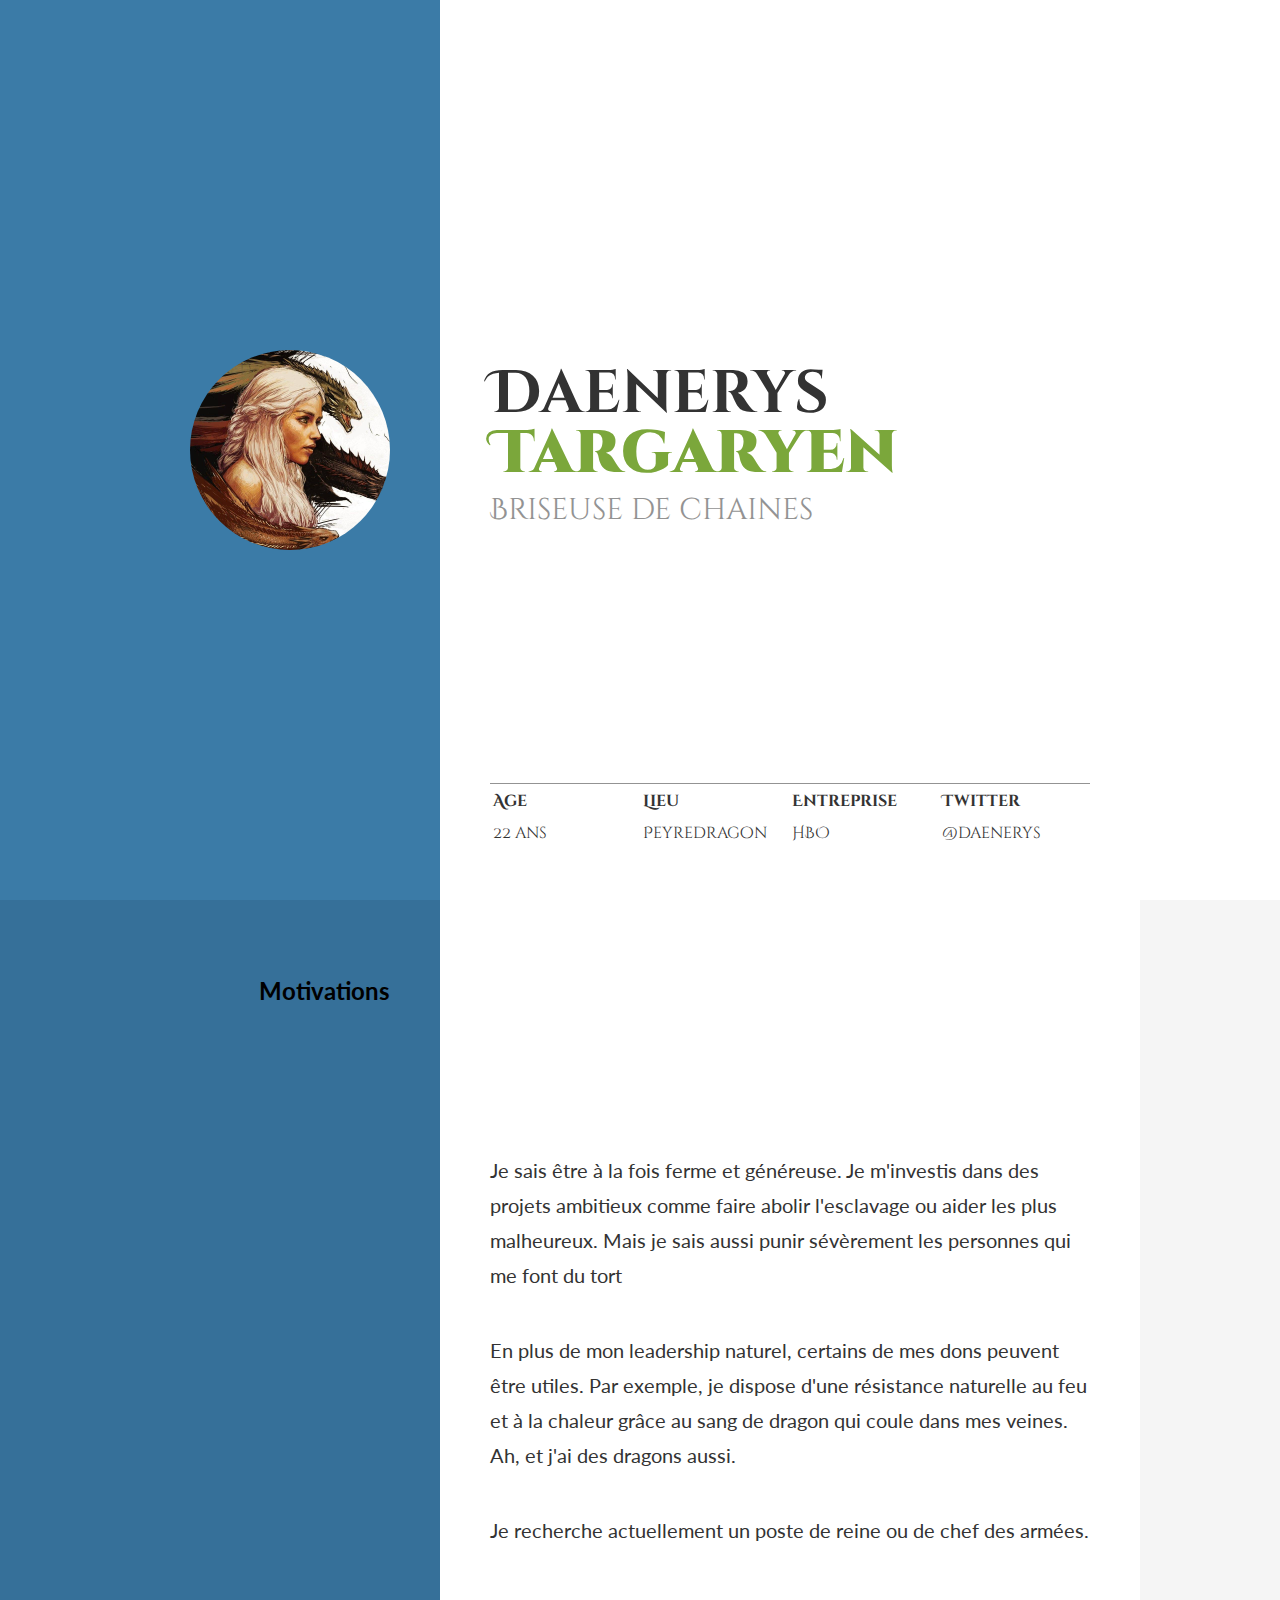
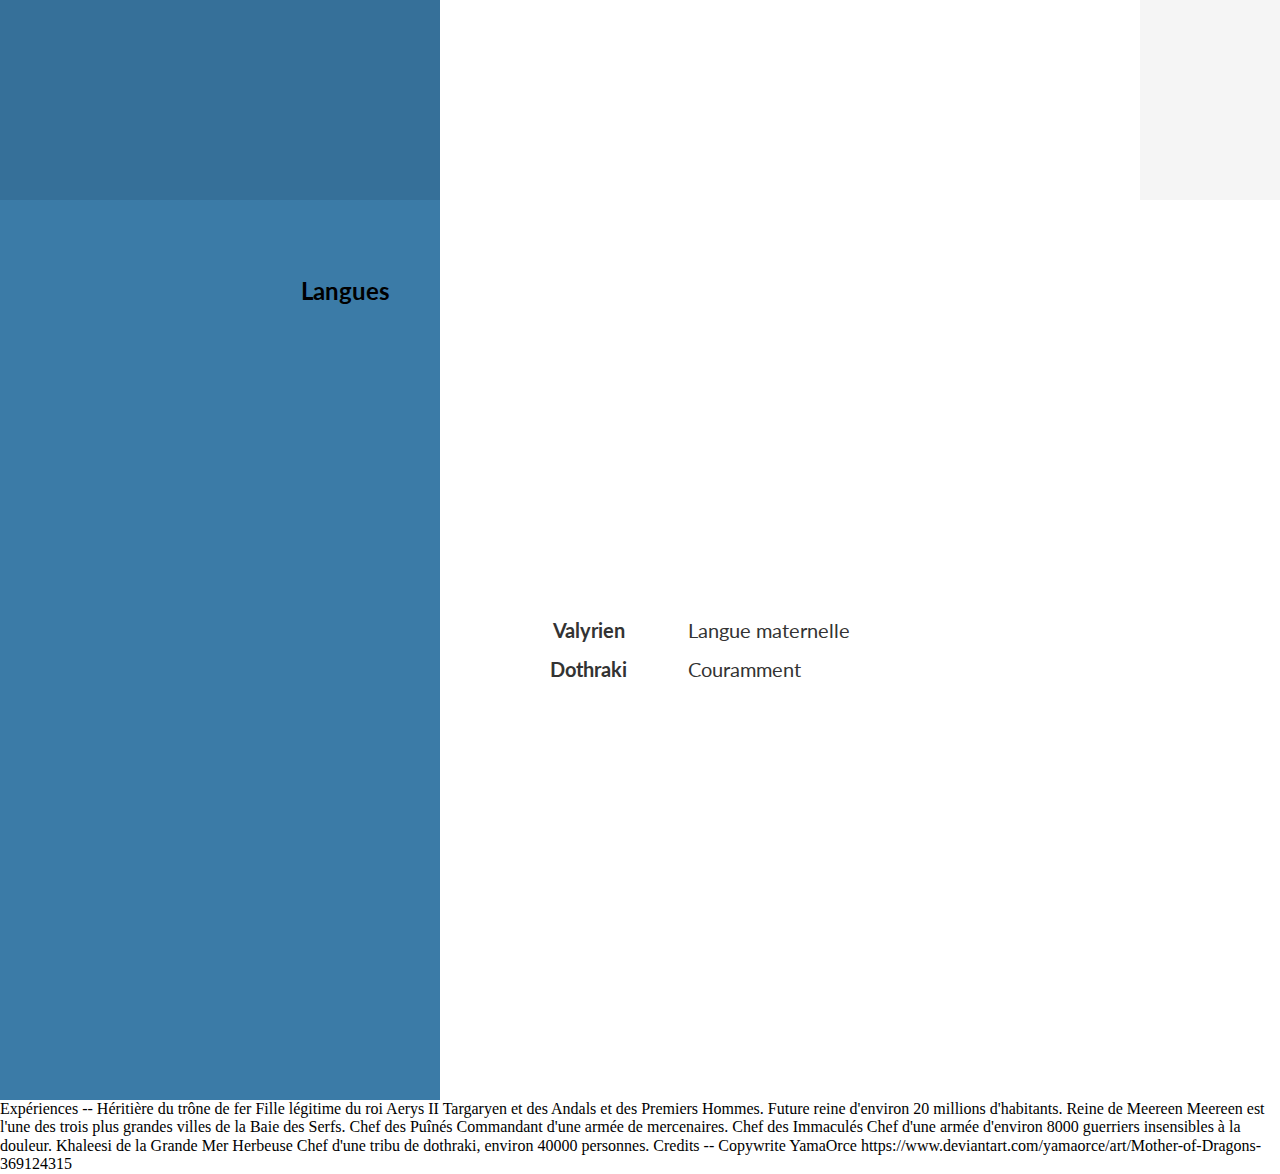
<file: workspace/index.html>
<!DOCTYPE html>
<html lang="fr">
	<head>
		<meta charset="UTF-8">
		<title>Daenerys Targaryen C.V.</title>
		<link href="https://fonts.googleapis.com/css?family=Cinzel+Decorative:400,700,900" rel="stylesheet">
		<link href="https://fonts.googleapis.com/css?family=Lato:400,700,900" rel="stylesheet">

		<link rel="stylesheet" type="text/css" href="../assets/normalize.css">
		<link rel="stylesheet" type="text/css" href="style.css">
	</head>

	<body>
		

		<div class="containerHeader">
			<div class="header">
				<div class="aside" >
					<img src="../assets/avatar.jpg">
				</div>
				<div class="main">
					<h1><div class="prenom">Daenerys</div> <div class="nom">Targaryen</div></h1>
					<span class="titre">Briseuse de chaines</span>
					<table class="cartouche">
						<tr>
							<th>Age</th>
							<th>Lieu</th>
							<th>Entreprise</th>
							<th>Twitter</th>
						</tr>
						<tr>
							<td>22 ans</td>
							<td>Peyredragon</td>
							<td>HBO</td>
							<td>@daenerys</td>
						</tr>
					</table>
				</div>
			</div>
		</div>
		<div class="containerMotivations">
			<div class="motivations">
				<div class="aside">
					<h2>Motivations</h2>
				</div>
				<div class="main">
					
					<p>Je sais être à la fois ferme et généreuse.
					Je m'investis dans des projets ambitieux comme faire abolir l'esclavage ou aider les plus malheureux.
					Mais je sais aussi punir sévèrement les personnes qui me font du tort</p>

					<p>En plus de mon leadership naturel, certains de mes dons peuvent être utiles.
					Par exemple, je dispose d'une résistance naturelle au feu et à la chaleur grâce au sang de dragon qui coule dans mes veines.
					Ah, et j'ai des dragons aussi.</p>

					<p>Je recherche actuellement un poste de reine ou de chef des armées.</p>
				</div>
			</div>
		</div>
		<div class="containerLangues">
			<div class="langues">
				<div class="aside">
					<h2>Langues</h2>
				</div>
				<div class="main">					
					<table class="lang">
                    <tr>
                        <th>Valyrien</th>
                        <td>Langue maternelle</td>
                    </tr>
                    <tr>
                        <th>Dothraki</th>
                        <td>Couramment</td>
                    </tr>
                </table>
				</div>
			</div>
		</div>



				Expériences
				--
				Héritière du trône de fer
				Fille légitime du roi Aerys II Targaryen et des Andals et des Premiers Hommes. Future reine d'environ 20 millions d'habitants.

				Reine de Meereen
				Meereen est l'une des trois plus grandes villes de la Baie des Serfs.

				Chef des Puînés
				Commandant d'une armée de mercenaires.

				Chef des Immaculés
				Chef d'une armée d'environ 8000 guerriers insensibles à la douleur.

				Khaleesi de la Grande Mer Herbeuse
				Chef d'une tribu de dothraki, environ 40000 personnes.


				Credits
				--
				Copywrite YamaOrce https://www.deviantart.com/yamaorce/art/Mother-of-Dragons-369124315
			
		</div>
	</body>
</html>
</file>
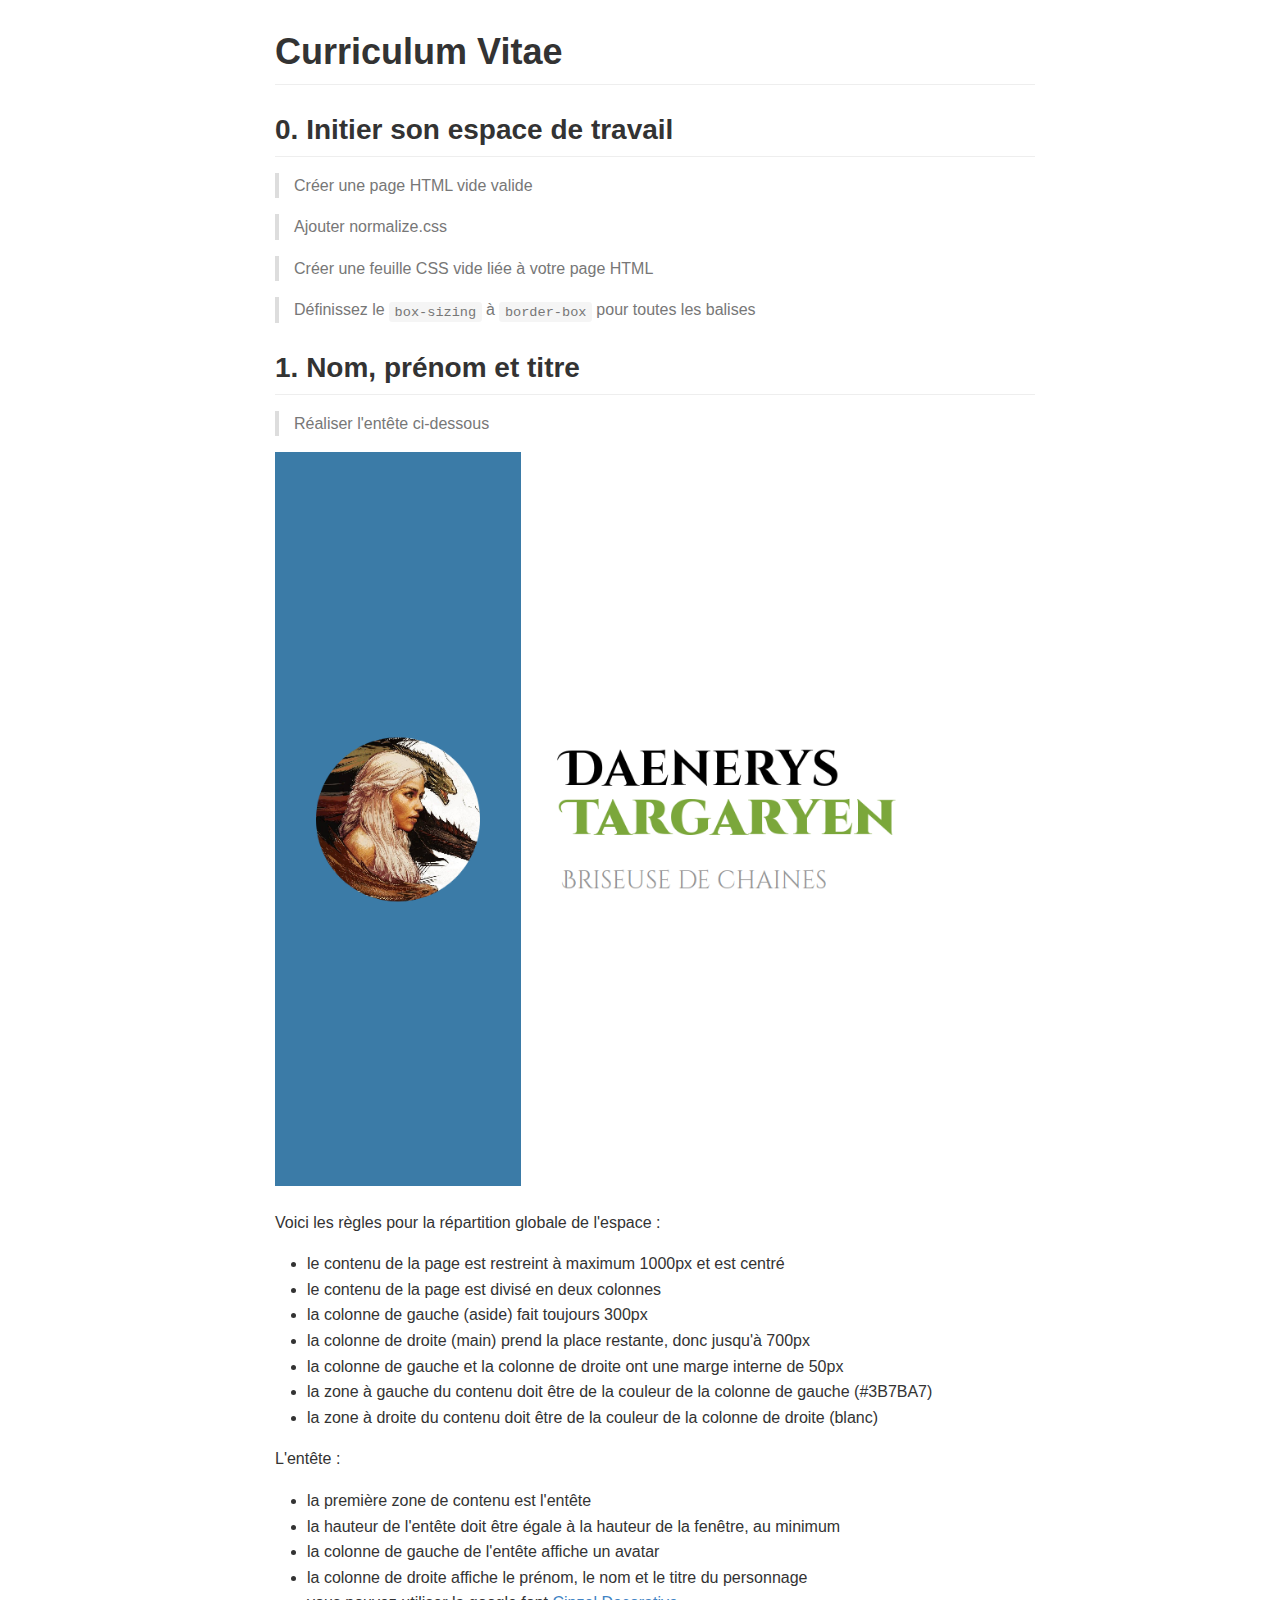
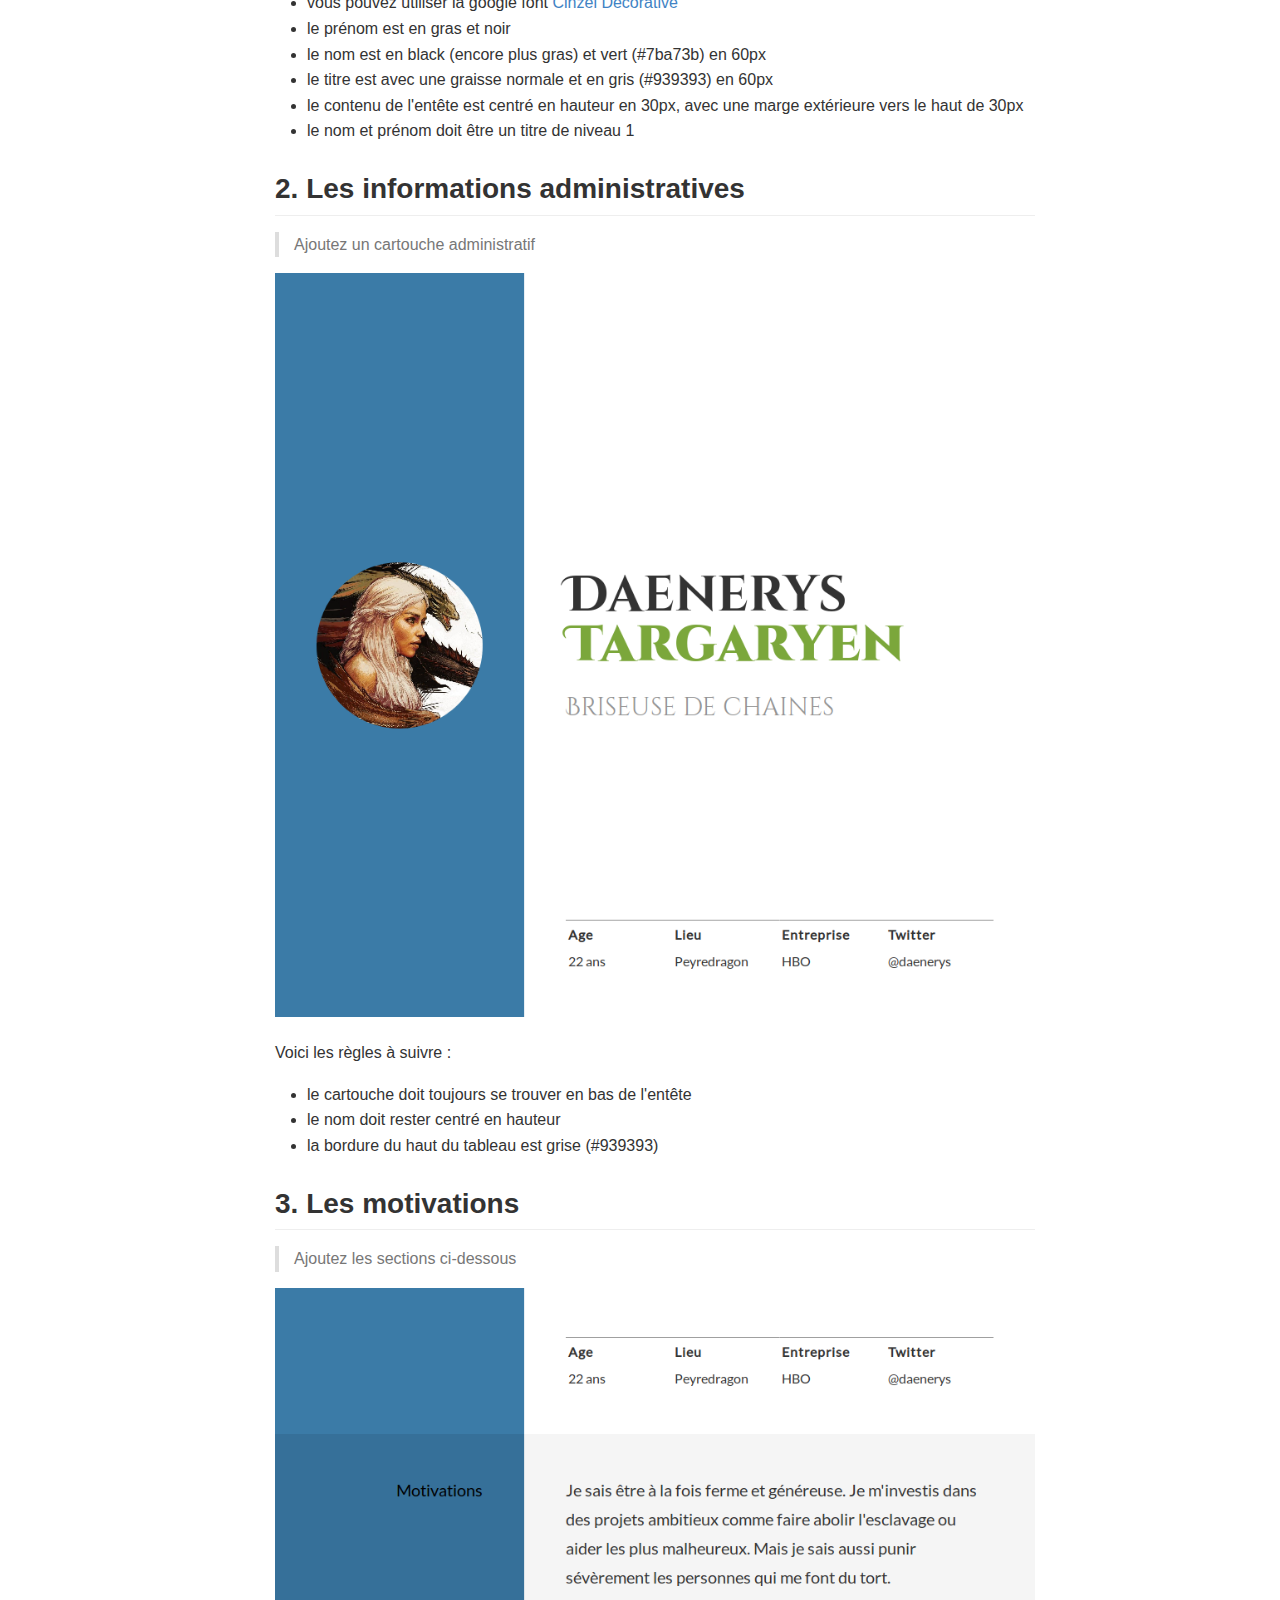
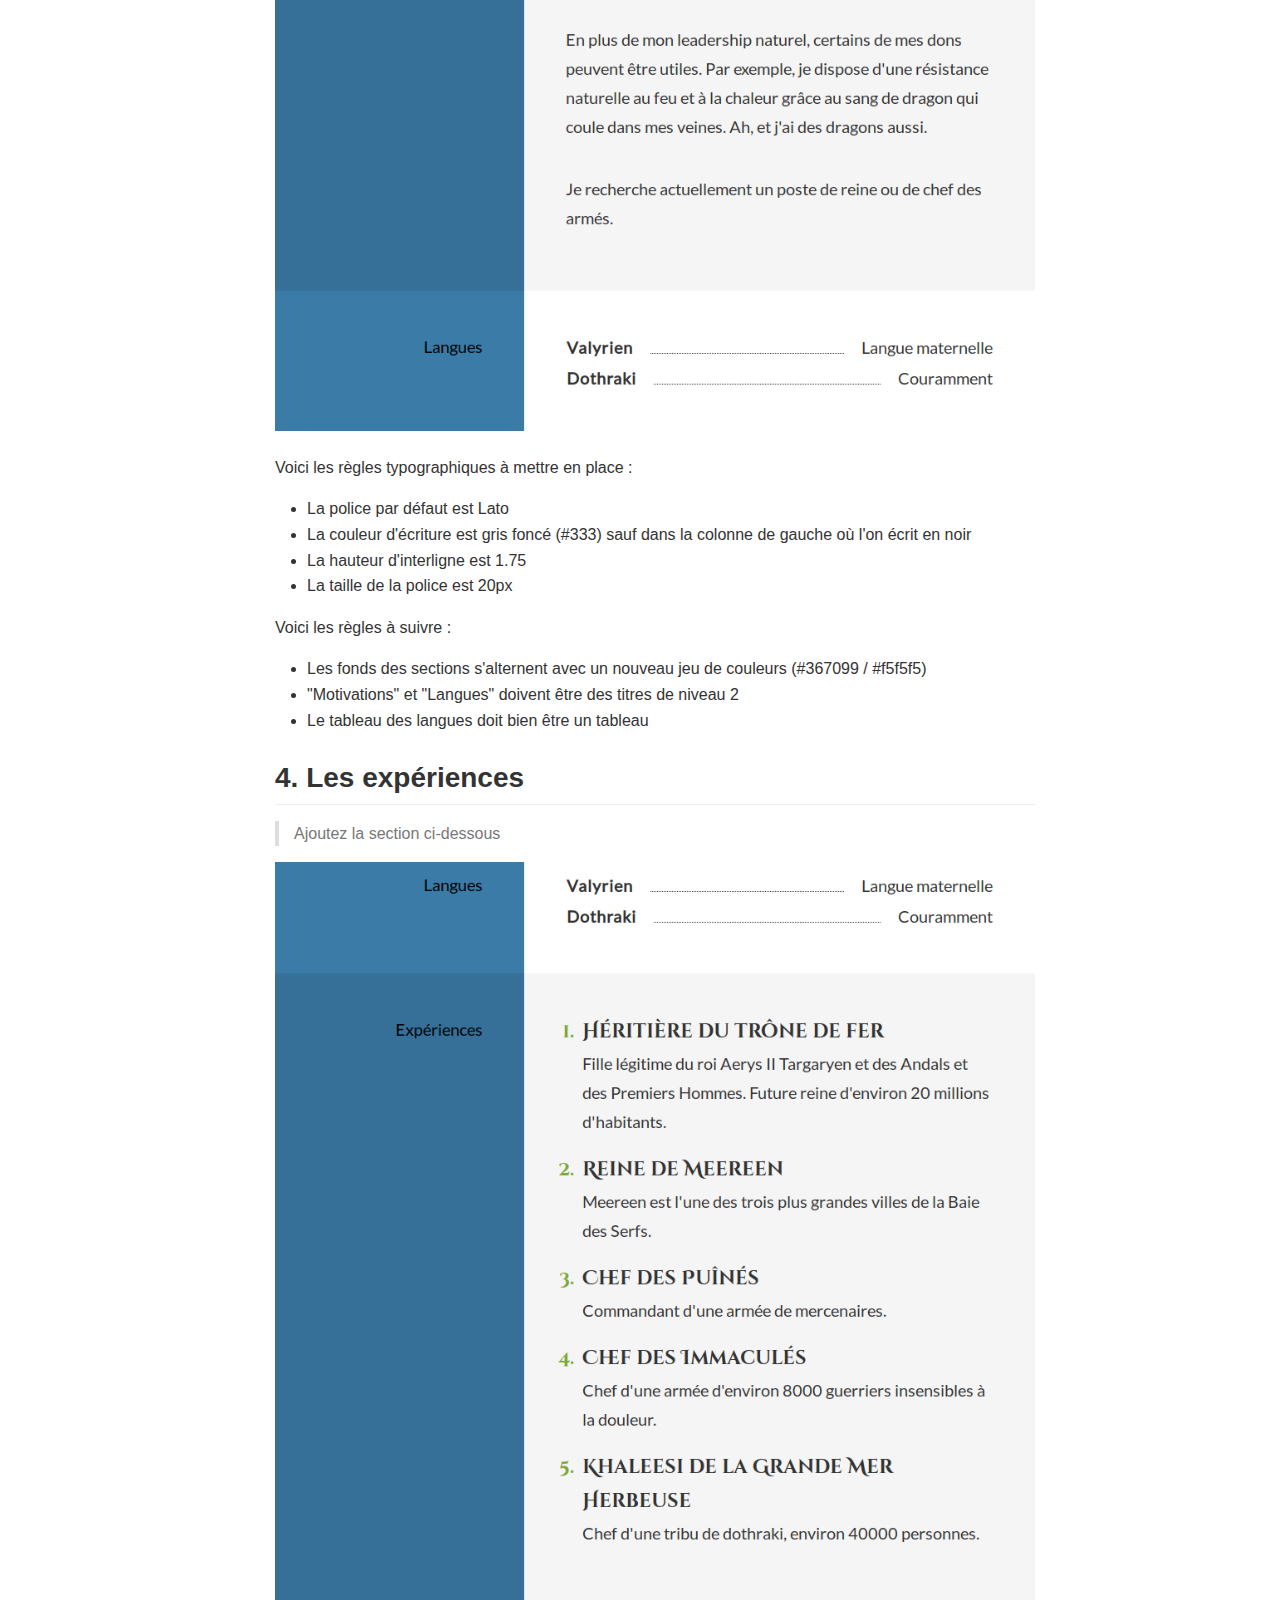
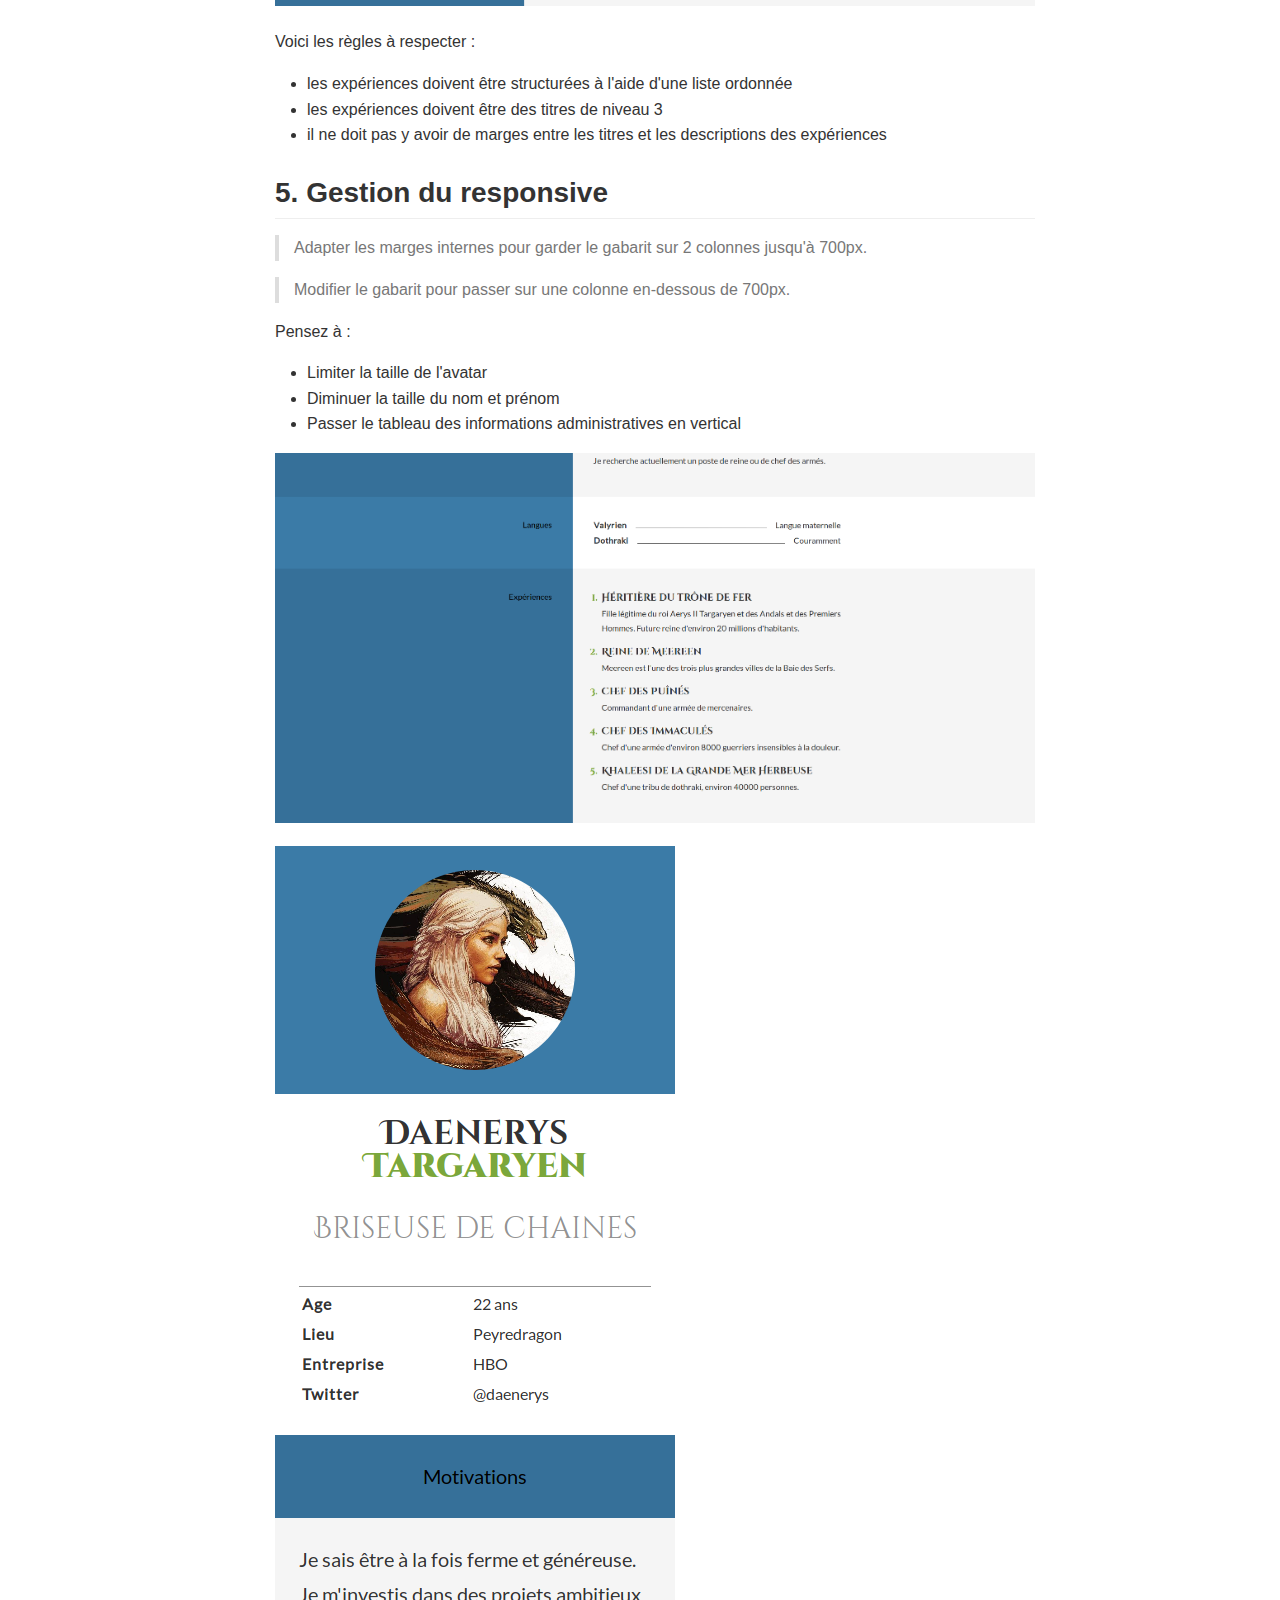
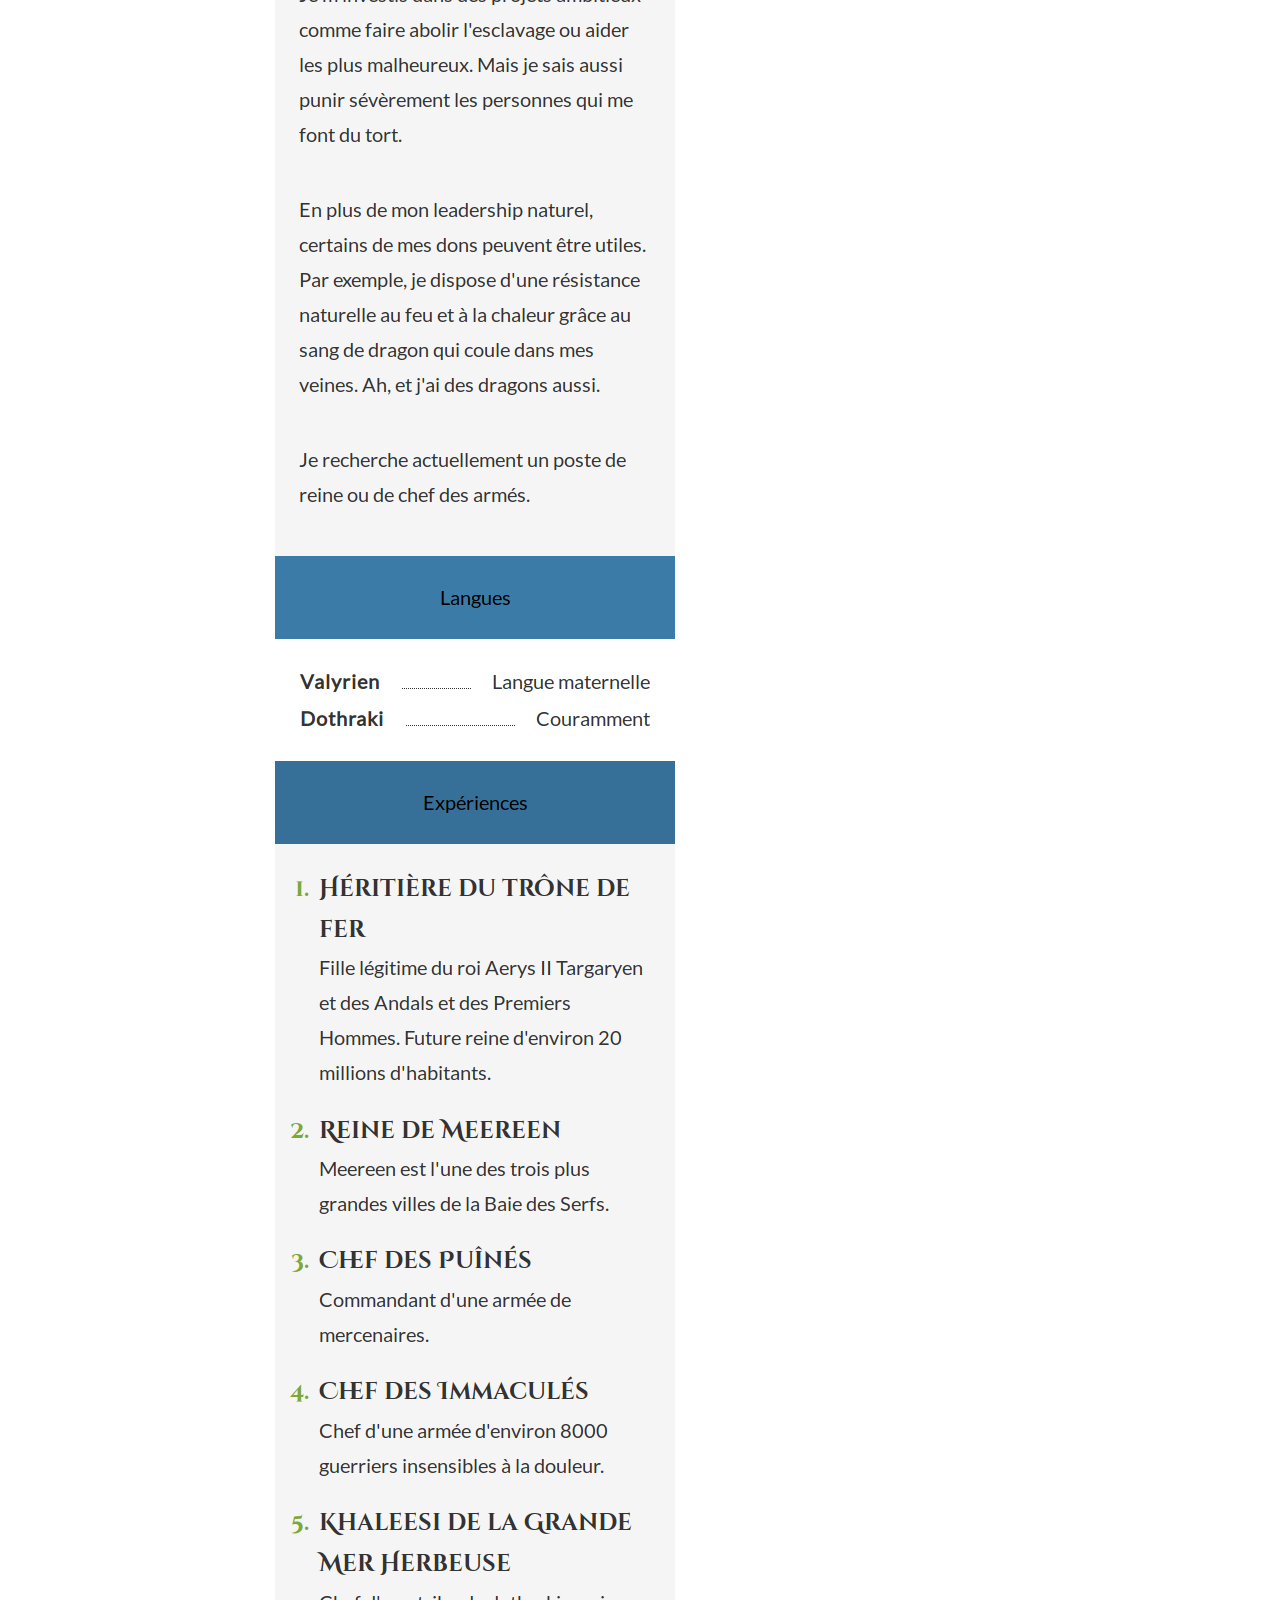
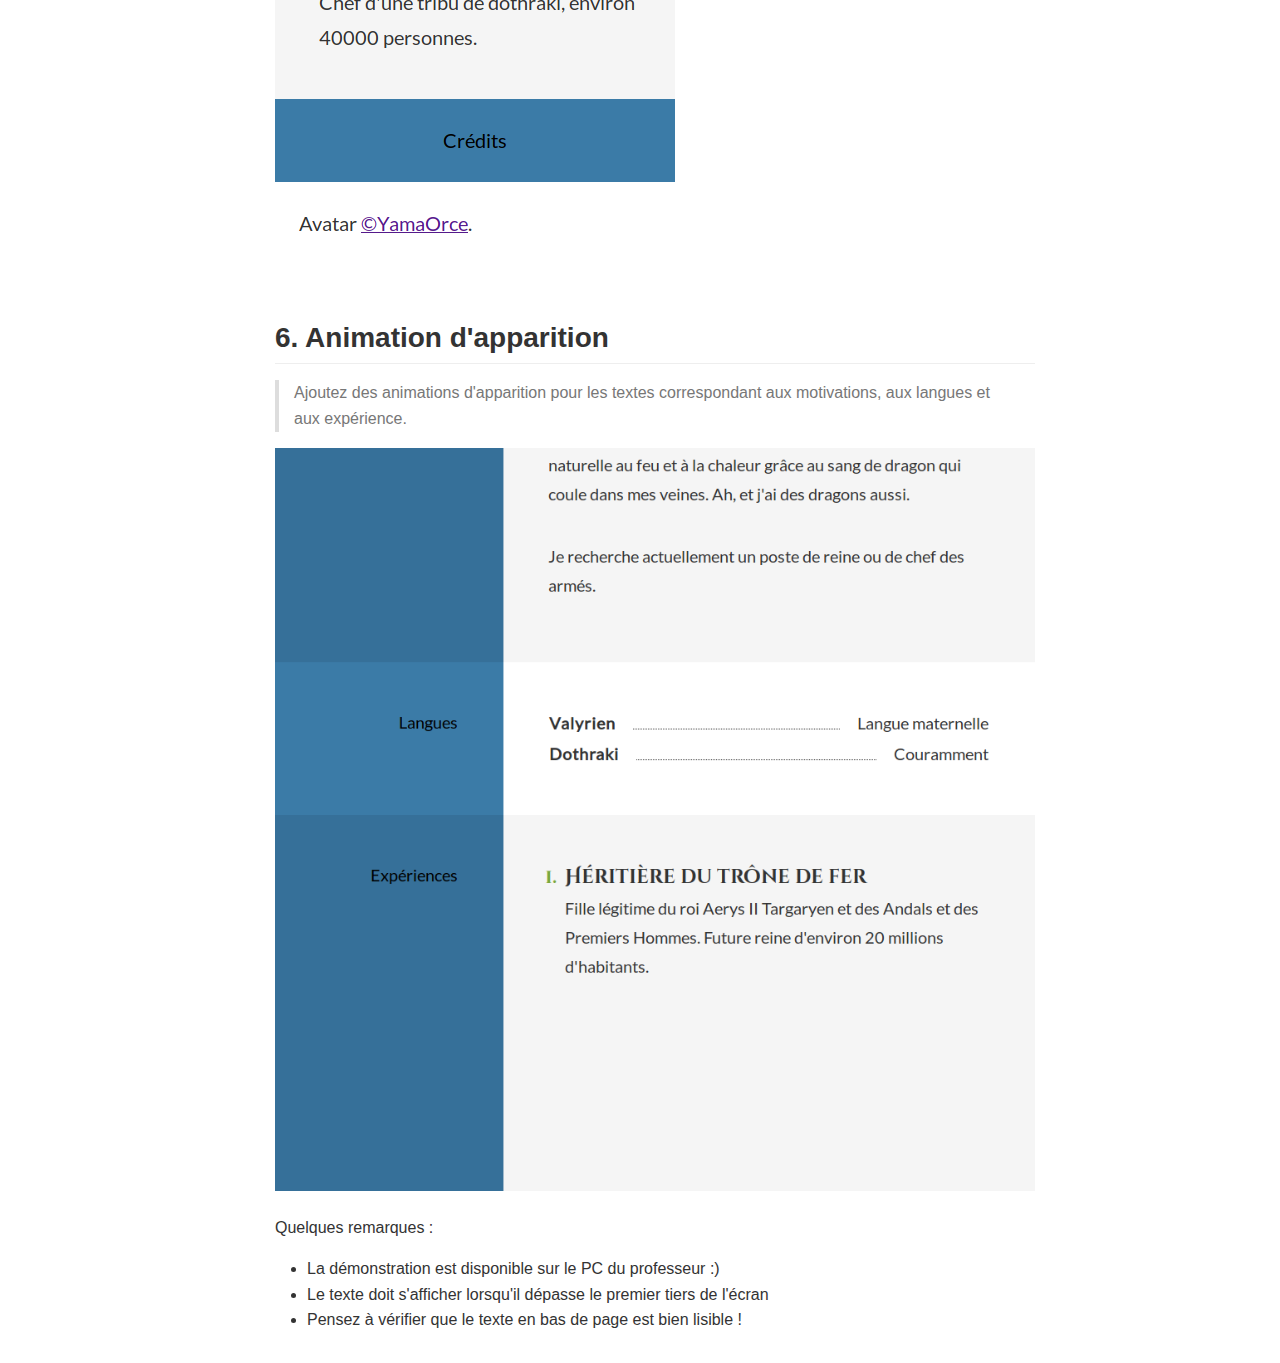
<file: TP.html>
<!doctype html>
<html>
  <head>
    <meta charset="utf-8">
    <meta name="viewport" content="width=device-width, initial-scale=1, minimal-ui">
    <title>Curriculum Vitae</title>
    <link type="text/css" rel="stylesheet" href="assets/css/github-markdown.css">
    <link type="text/css" rel="stylesheet" href="assets/css/pilcrow.css">
    <link type="text/css" rel="stylesheet" href="assets/css/hljs-github.min.css"/>
  </head>
  <body>
    <article class="markdown-body"><h1 id="curriculum-vitae"><a class="header-link" href="#curriculum-vitae"></a>Curriculum Vitae</h1>
<h2 id="0.-initier-son-espace-de-travail"><a class="header-link" href="#0.-initier-son-espace-de-travail"></a>0. Initier son espace de travail</h2>
<blockquote>
<p>Créer une page HTML vide valide</p>
</blockquote>
<blockquote>
<p>Ajouter normalize.css</p>
</blockquote>
<blockquote>
<p>Créer une feuille CSS vide liée à votre page HTML</p>
</blockquote>
<blockquote>
<p>Définissez le <code>box-sizing</code> à <code>border-box</code> pour toutes les balises</p>
</blockquote>
<h2 id="1.-nom,-prénom-et-titre"><a class="header-link" href="#1.-nom,-prénom-et-titre"></a>1. Nom, prénom et titre</h2>
<blockquote>
<p>Réaliser l&#39;entête ci-dessous</p>
</blockquote>
<p class="img-container"><img src="./screenshots/step1-tablet.png" alt="étape 1"></p>
<p>Voici les règles pour la répartition globale de l&#39;espace :</p>
<ul class="list">
<li>le contenu de la page est restreint à maximum 1000px et est centré</li>
<li>le contenu de la page est divisé en deux colonnes  </li>
<li>la colonne de gauche (aside) fait toujours 300px</li>
<li>la colonne de droite (main) prend la place restante, donc jusqu&#39;à 700px</li>
<li>la colonne de gauche et la colonne de droite ont une marge interne de 50px</li>
<li>la zone à gauche du contenu doit être de la couleur de la colonne de gauche (#3B7BA7)</li>
<li>la zone à droite du contenu doit être de la couleur de la colonne de droite (blanc)</li>
</ul>
<p>L&#39;entête :</p>
<ul class="list">
<li>la première zone de contenu est l&#39;entête</li>
<li>la hauteur de l&#39;entête doit être égale à la hauteur de la fenêtre, au minimum</li>
<li>la colonne de gauche de l&#39;entête affiche un avatar</li>
<li>la colonne de droite affiche le prénom, le nom et le titre du personnage</li>
<li>vous pouvez utiliser la google font <a href="https://fonts.google.com/specimen/Cinzel+Decorative">Cinzel Decorative</a></li>
<li>le prénom est en gras et noir</li>
<li>le nom est en black (encore plus gras) et vert (#7ba73b) en 60px</li>
<li>le titre est avec une graisse normale et en gris (#939393) en 60px</li>
<li>le contenu de l&#39;entête est centré en hauteur en 30px, avec une marge extérieure vers le haut de 30px</li>
<li>le nom et prénom doit être un titre de niveau 1</li>
</ul>
<h2 id="2.-les-informations-administratives"><a class="header-link" href="#2.-les-informations-administratives"></a>2. Les informations administratives</h2>
<blockquote>
<p>Ajoutez un cartouche administratif</p>
</blockquote>
<p class="img-container"><img src="./screenshots/step2-tablet.png" alt="étape 2"></p>
<p>Voici les règles à suivre :</p>
<ul class="list">
<li>le cartouche doit toujours se trouver en bas de l&#39;entête</li>
<li>le nom doit rester centré en hauteur</li>
<li>la bordure du haut du tableau est grise (#939393)</li>
</ul>
<h2 id="3.-les-motivations"><a class="header-link" href="#3.-les-motivations"></a>3. Les motivations</h2>
<blockquote>
<p>Ajoutez les sections ci-dessous</p>
</blockquote>
<p class="img-container"><img src="./screenshots/step3-tablet.png" alt="étape 3"></p>
<p>Voici les règles typographiques à mettre en place :</p>
<ul class="list">
<li>La police par défaut est Lato</li>
<li>La couleur d&#39;écriture est gris foncé (#333) sauf dans la colonne de gauche où l&#39;on écrit en noir</li>
<li>La hauteur d&#39;interligne est 1.75</li>
<li>La taille de la police est 20px</li>
</ul>
<p>Voici les règles à suivre :</p>
<ul class="list">
<li>Les fonds des sections s&#39;alternent avec un nouveau jeu de couleurs (#367099 / #f5f5f5)</li>
<li>&quot;Motivations&quot; et &quot;Langues&quot; doivent être des titres de niveau 2</li>
<li>Le tableau des langues doit bien être un tableau </li>
</ul>
<h2 id="4.-les-expériences"><a class="header-link" href="#4.-les-expériences"></a>4. Les expériences</h2>
<blockquote>
<p>Ajoutez la section ci-dessous</p>
</blockquote>
<p class="img-container"><img src="./screenshots/step4-tablet.png" alt="étape 4"></p>
<p>Voici les règles à respecter :</p>
<ul class="list">
<li>les expériences doivent être structurées à l&#39;aide d&#39;une liste ordonnée</li>
<li>les expériences doivent être des titres de niveau 3</li>
<li>il ne doit pas y avoir de marges entre les titres et les descriptions des expériences</li>
</ul>
<h2 id="5.-gestion-du-responsive"><a class="header-link" href="#5.-gestion-du-responsive"></a>5. Gestion du responsive</h2>
<blockquote>
<p>Adapter les marges internes pour garder le gabarit sur 2 colonnes jusqu&#39;à 700px.</p>
</blockquote>
<blockquote>
<p>Modifier le gabarit pour passer sur une colonne en-dessous de 700px.  </p>
</blockquote>
<p>Pensez à :</p>
<ul class="list">
<li>Limiter la taille de l&#39;avatar</li>
<li>Diminuer la taille du nom et prénom</li>
<li>Passer le tableau des informations administratives en vertical</li>
</ul>
<p class="img-container"><img src="./screenshots/step4.png" alt="étape 5"></p>
<p class="img-container"><img src="./screenshots/step5-mobile.png" alt="étape 5 mobile"></p>
<h2 id="6.-animation-d'apparition"><a class="header-link" href="#6.-animation-d'apparition"></a>6. Animation d&#39;apparition</h2>
<blockquote>
<p>Ajoutez des animations d&#39;apparition pour les textes correspondant aux motivations, aux langues et aux expérience.</p>
</blockquote>
<p class="img-container"><img src="./screenshots/step6-tablet.png" alt="étape 6"></p>
<p>Quelques remarques :</p>
<ul class="list">
<li>La démonstration est disponible sur le PC du professeur :)</li>
<li>Le texte doit s&#39;afficher lorsqu&#39;il dépasse le premier tiers de l&#39;écran</li>
<li>Pensez à vérifier que le texte en bas de page est bien lisible !</li>
</ul>
    </article>
  </body>
</html>
</file>
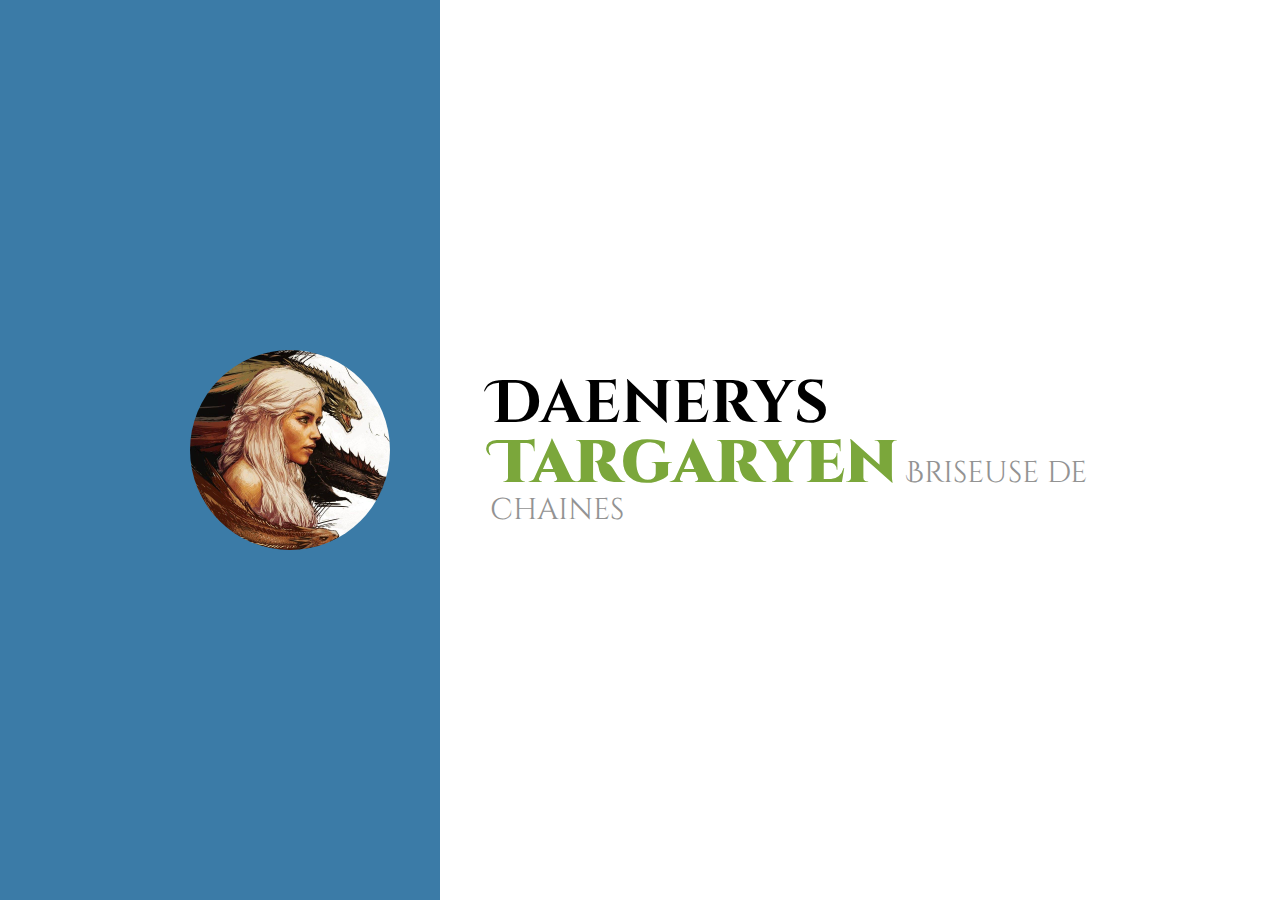
<file: solutions/step1.html>
<!doctype html>
<html lang="fr">
<head>
    <meta charset="utf-8">
    <title>Curriculum Vitae de Daenerys Targaryen</title>
    <meta name="viewport" content="width=device-width, initial-scale=1.0" />
    <link href="./normalize.css" rel="stylesheet" />
    <link href="https://fonts.googleapis.com/css?family=Cinzel+Decorative:400,700,900" rel="stylesheet">

    <style>
        * {
            box-sizing: border-box;
        }

        .header {
            background: linear-gradient(to right, #3B7BA7 0%, #3B7BA7 50%, white 50%, white);
            height: 100vh;
        }

        .container {
            display: flex;

            max-width: 1000px;
            height: 100%;
            margin: auto;

        }

        .aside {
            flex: none;
            display: flex;
            align-items: center;
            width: 300px;
            padding: 50px;
            background: #3B7BA7;
        }

        .avatar {
            border-radius: 50%;
            width: 100%;
        }

        .main {
            flex: auto;
            display: flex;
            flex-direction: column;
            justify-content: center;
            padding: 50px;

            background: white;
        }

        .name {
            margin: 0;
            font-family: 'Cinzel Decorative', cursive;
            font-weight: 700;
            line-height: 1;
        }

        .name-firstname {
            font-size: 60px;
        }

        .name-lastname {
            font-size: 60px;
            font-weight: 900;
            color: #7ba73b;
        }

        .name-title {
            margin-top: 30px;
            font-size: 30px;
            font-weight: normal;
            color: #939393;
        }
    </style>
</head>
<body>
    <div class="header">
        <div class="container">
            <div class="aside">
                <img src="avatar.jpg" class="avatar" alt="" />
            </div>
            <div class="main">
                <h1 class="name">
                    <span class="name-firstname">Daenerys</span>
                    <span class="name-lastname">Targaryen</span>
                    <span class="name-title">Briseuse de chaines</span>
                </h1>
            </div>
        </div>
    </div>


</body>
</html>
</file>
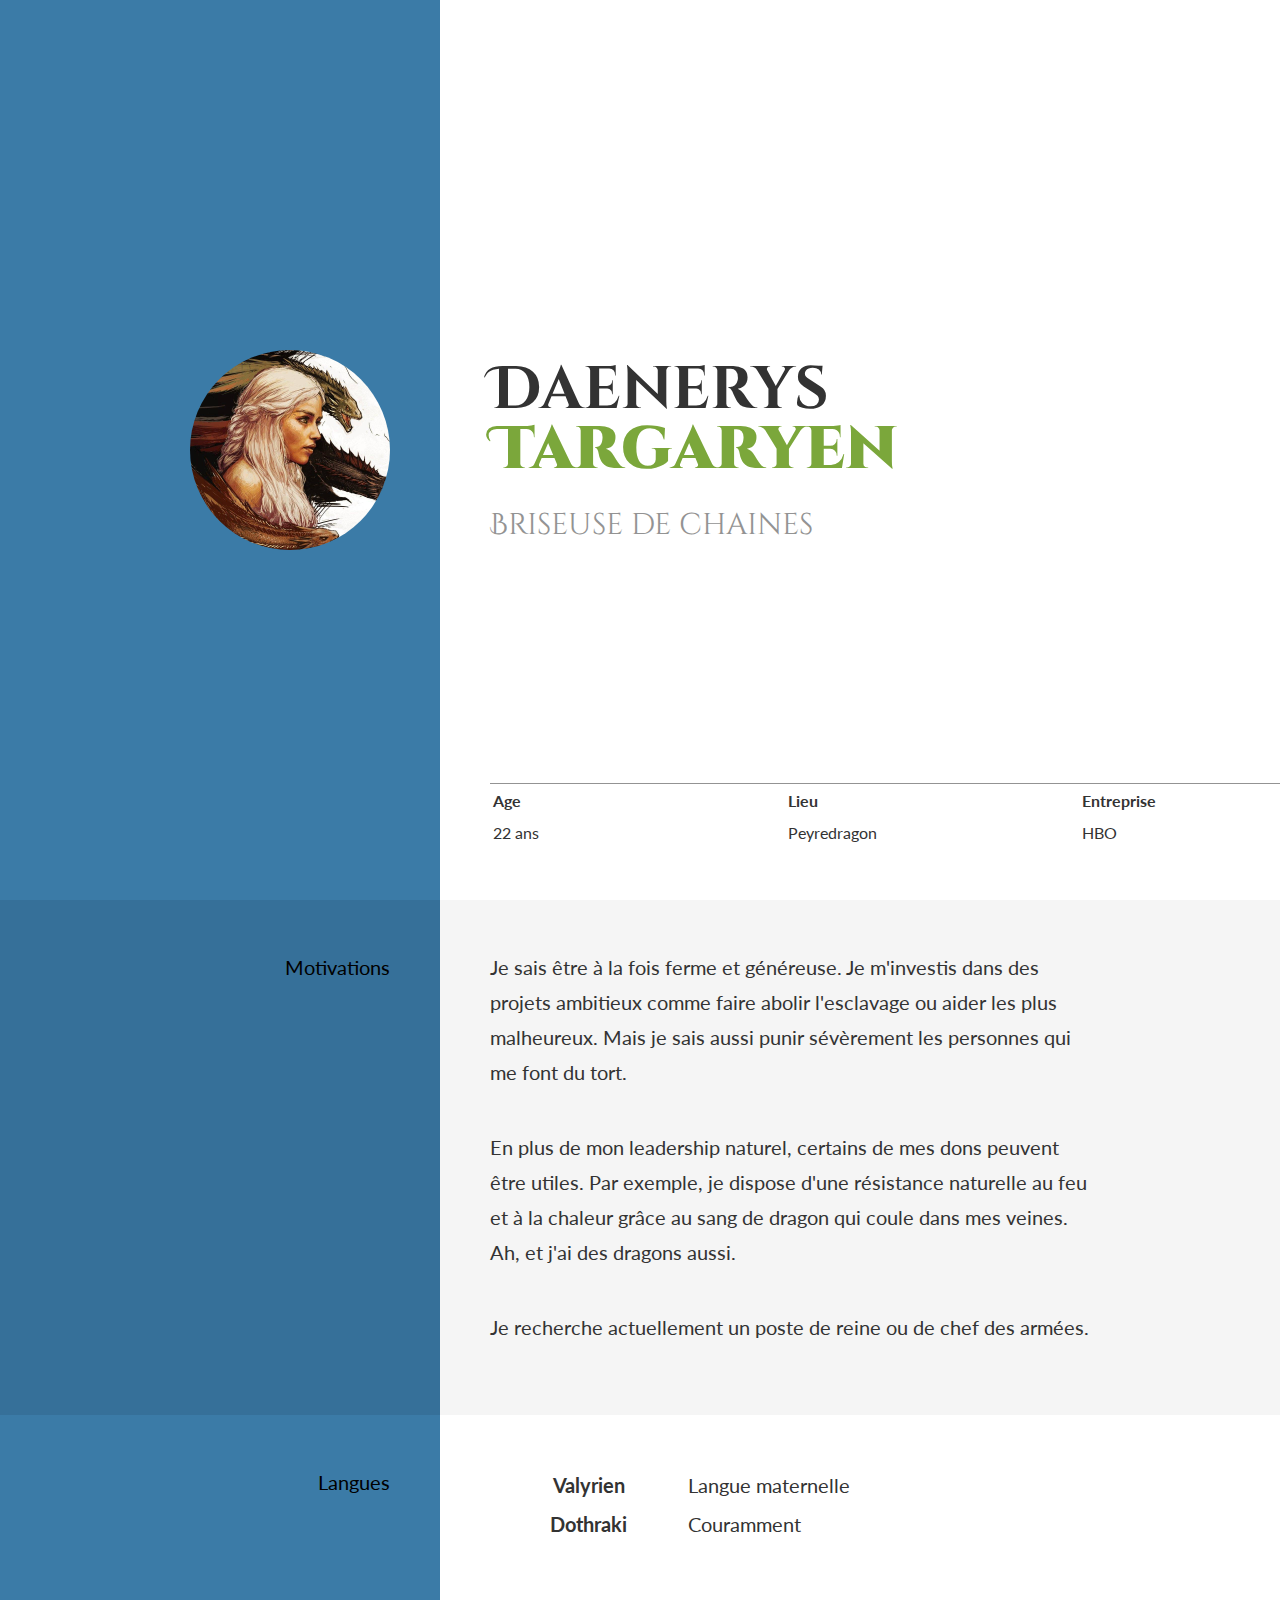
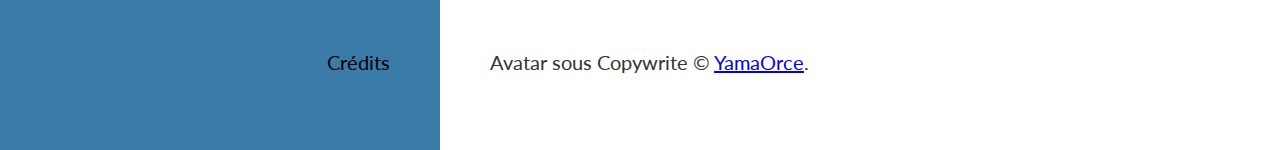
<file: solutions/step3.html>
<!doctype html>
<html lang="fr">
<head>
    <meta charset="utf-8">
    <title>Curriculum Vitae de Daenerys Targaryen</title>
    <meta name="viewport" content="width=device-width, initial-scale=1.0" />
    <link href="./normalize.css" rel="stylesheet" />
    <link href="https://fonts.googleapis.com/css?family=Lato|Cinzel+Decorative:400,700,900" rel="stylesheet">

    <style>
	* {
	    box-sizing: border-box;
	}

	html {
	    font-size: 20px;
	    font-family: Lato, "Helvetica Neue", Helvetica, Arial, sans-serif;
	    line-height: 1.75;
	    color: #333;
	}

	h2 {
	    font-weight: normal;
	    font-size: 20px;
	    margin: 0;
	}

	h3 {
	    font-family: 'Cinzel Decorative', cursive;
	    margin: 0;
	}

	p:first-child {
	    margin-top: 0;
	}

	.section {
	    background: linear-gradient(to right, #3B7BA7 0%, #3B7BA7 50%, white 50%, white);
	}

	.section--odd {
	    background: linear-gradient(to right, #367099 0%, #367099 50%, #f5f5f5 50%, #f5f5f5);
	}

	.container {
	    display: flex;

	    max-width: 1000px;
	    height: 100%;
	    margin: auto;

	}

	.aside {
	    flex: none;
	    display: flex;
	    justify-content: flex-end;
	    width: 300px;
	    padding: 50px;
	    background: #3B7BA7;
	    color: black;
	}

	.section--header .aside {
	    align-items: center;
	}

	.section--odd .aside {
	    background: #367099;
	}

	.main {
	    flex: auto;
	    display: flex;
	    flex-direction: column;
	    justify-content: center;
	    padding: 50px;

	    background: white;
	}

	.section--odd .main {
	    background: #f5f5f5;
	}

	/* HEADER */
	.section--header {
	    height: 100vh;
	}

	.avatar {
	    border-radius: 50%;
	    width: 100%;
	}

	.name {
	    margin: 0;
	    font-family: 'Cinzel Decorative', cursive;
	    font-weight: 700;
	    line-height: 1;
	}

	.name-firstname {
	    display: block;
	    font-size: 60px;
	}

	.name-lastname {
	    display: block;
	    font-size: 60px;
	    font-weight: 900;
	    color: #7ba73b;
	}

	.name-title {
	    display: block;
	    margin-top: 30px;
	    font-size: 30px;
	    font-weight: normal;
	    color: #939393;
	}

        /* FILE */
        .file {
            position: absolute;
            bottom: 50px;

            width: calc(100% - 100px);
            table-layout: fixed;
            border-top: 1px solid #939393;
            font-size: 16px;
        }

        .file th {
            text-align: left;
        }

</style>
</head>
<body>
    <div class="section section--header">
        <div class="container">
            <div class="aside">
                <img src="avatar.jpg" class="avatar" alt="" />
            </div>
            <div class="main">
                <h1 class="name">
                    <span class="name-firstname">Daenerys</span>
                    <span class="name-lastname">Targaryen</span>
                    <span class="name-title">Briseuse de chaines</span>
                </h1>
                <table class="file">
                    <tr>
                        <th>Age</th>
                        <th>Lieu</th>
                        <th>Entreprise</th>
                        <th>Twitter</th>
                    </tr>
                    <tr>
                        <td>22 ans</td>
                        <td>Peyredragon</td>
                        <td>HBO</td>
                        <td>@daenerys</td>
                    </tr>
                </table>
            </div>
        </div>
    </div>
    <div class="section section--odd">
        <div class="container">
            <div class="aside">
                <h2>Motivations</h2>
            </div>
            <div class="main">
                <p>
                    Je sais être à la fois ferme et généreuse.
                    Je m'investis dans des projets ambitieux comme faire abolir l'esclavage ou aider les plus malheureux.
                    Mais je sais aussi punir sévèrement les personnes qui me font du tort.
                </p>
                <p>
                    En plus de mon leadership naturel, certains de mes dons peuvent être utiles.
                    Par exemple, je dispose d'une résistance naturelle au feu et à la chaleur grâce au sang de dragon qui coule dans mes veines.
                    Ah, et j'ai des dragons aussi.
                </p>
                <p>Je recherche actuellement un poste de reine ou de chef des armées.</p>
            </div>
        </div>
    </div>
    <div class="section ">
        <div class="container">
            <div class="aside">
                <h2>Langues</h2>
            </div>
            <div class="main">
                <table class="lang">
                    <tr>
                        <th>Valyrien</th>
                        <td>Langue maternelle</td>
                    </tr>
                    <tr>
                        <th>Dothraki</th>
                        <td>Couramment</td>
                    </tr>
                </table>
            </div>
        </div>
    </div>
    <div class="section">
        <div class="container">
            <div class="aside">
                <h2>Crédits</h2>
            </div>
            <div class="main">
                <p>Avatar sous Copywrite © <a href="https://www.deviantart.com/yamaorce/art/Mother-of-Dragons-369124315">YamaOrce</a>.</p>
            </div>
        </div>
    </div>
</body>
</html>
</file>
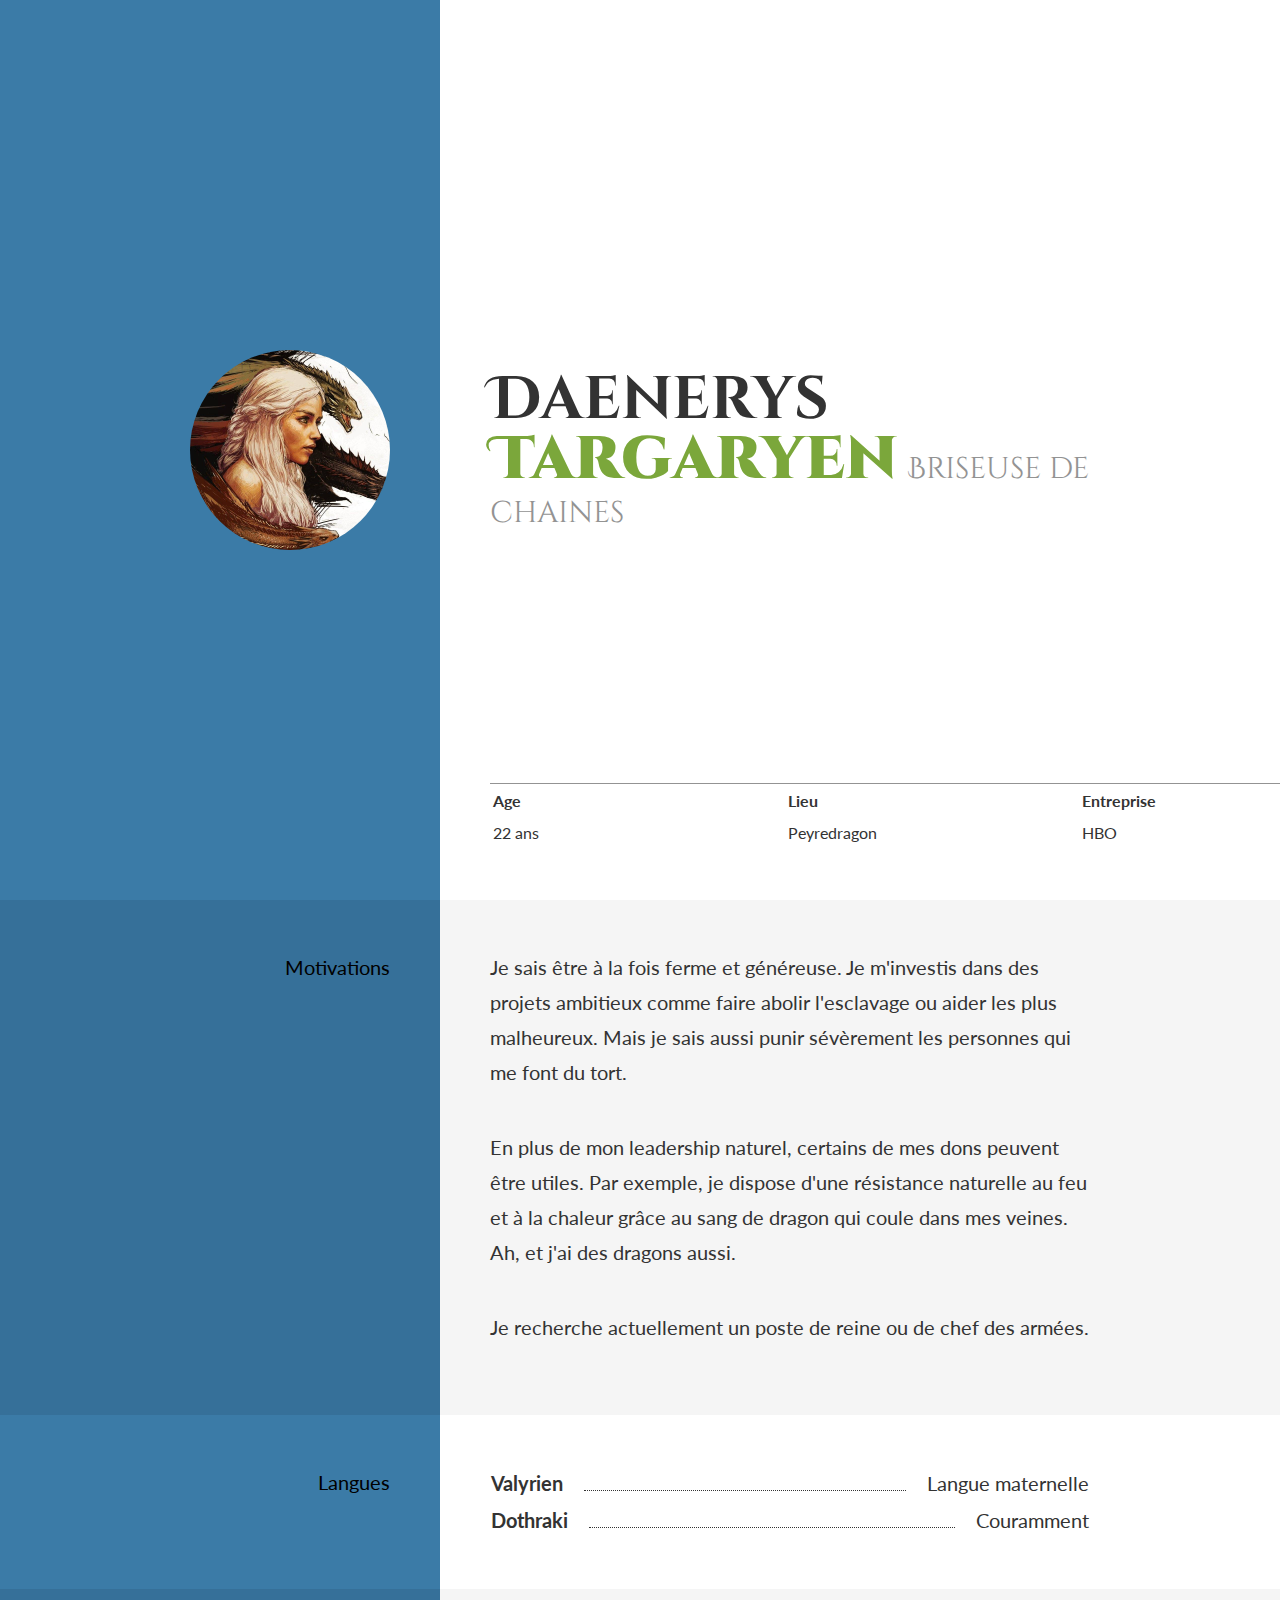
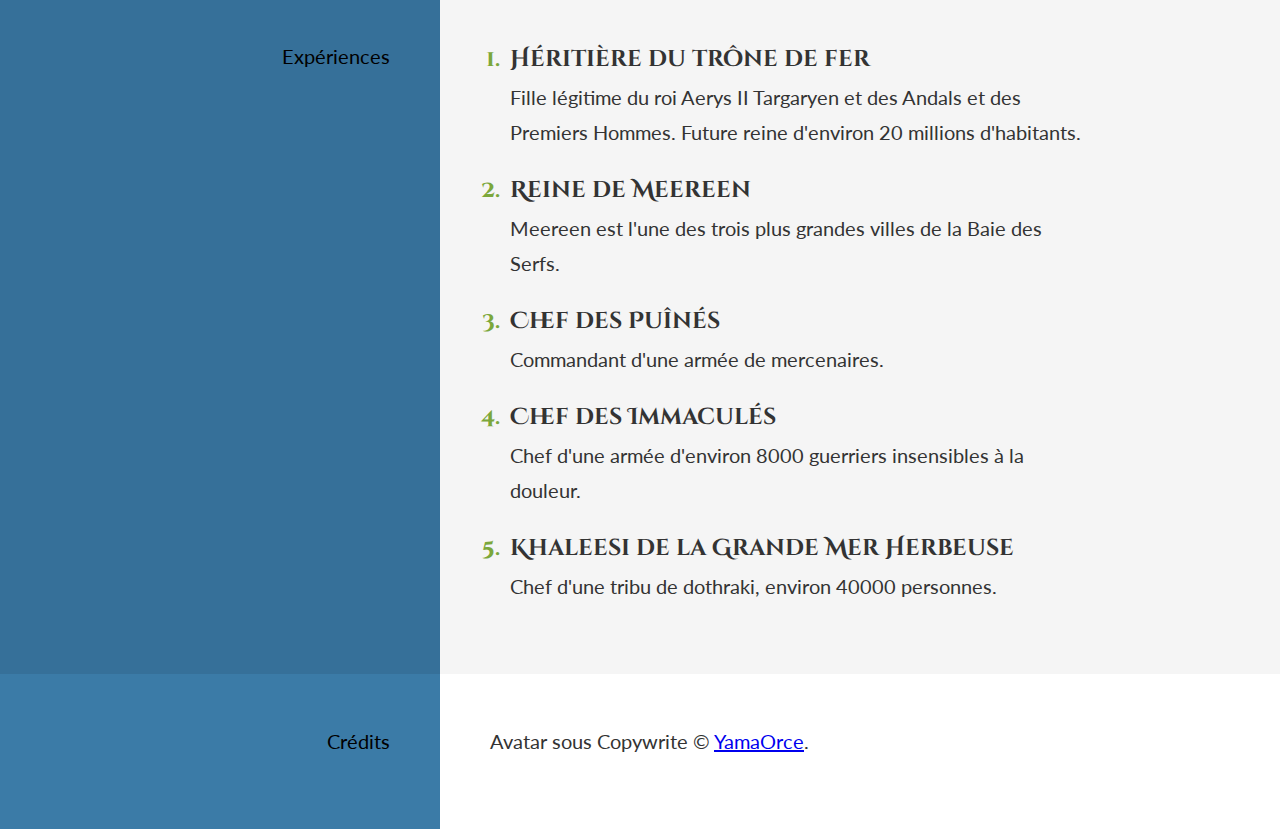
<file: solutions/step4.html>
<!doctype html>
<html lang="fr">
<head>
    <meta charset="utf-8">
    <title>Curriculum Vitae de Daenerys Targaryen</title>
    <meta name="viewport" content="width=device-width, initial-scale=1.0" />
    <link href="./normalize.css" rel="stylesheet" />
    <link href="https://fonts.googleapis.com/css?family=Lato|Cinzel+Decorative:400,700,900" rel="stylesheet">

    <style>
        * {
            box-sizing: border-box;
        }

        html {
            font-size: 20px;
            font-family: Lato, "Helvetica Neue", Helvetica, Arial, sans-serif;
            line-height: 1.75;
            color: #333;
        }

        h2 {
            font-weight: normal;
            font-size: 20px;
            margin: 0;
        }

        h3 {
            font-family: 'Cinzel Decorative', cursive;
            margin: 0;
        }

        p:first-child {
            margin-top: 0;
        }

        .section {
            background: linear-gradient(to right, #3B7BA7 0%, #3B7BA7 50%, white 50%, white);
        }

        .section--odd {
            background: linear-gradient(to right, #367099 0%, #367099 50%, #f5f5f5 50%, #f5f5f5);
        }

        .container {
            display: flex;

            max-width: 1000px;
            height: 100%;
            margin: auto;

        }

        .aside {
            flex: none;
            display: flex;
            justify-content: flex-end;
            width: 300px;
            padding: 50px;
            background: #3B7BA7;
            color: black;
        }

        .section--header .aside {
            align-items: center;
        }

        .section--odd .aside {
            background: #367099;
        }

        .main {
            flex: auto;
            display: flex;
            flex-direction: column;
            justify-content: center;
            padding: 50px;

            background: white;
        }

        .section--odd .main {
            background: #f5f5f5;
        }

        /* HEADER */
        .section--header {
            height: 100vh;
        }

        .avatar {
            border-radius: 50%;
            width: 100%;
        }

        .name {
            margin: 0;
            font-family: 'Cinzel Decorative', cursive;
            font-weight: 700;
            line-height: 1;
        }

        .name-firstname {
            font-size: 60px;
        }

        .name-lastname {
            font-size: 60px;
            font-weight: 900;
            color: #7ba73b;
        }

        .name-title {
            margin-top: 30px;
            font-size: 30px;
            font-weight: normal;
            color: #939393;
        }

        /* FILE */
        .file {
            position: absolute;
            bottom: 50px;

            width: calc(100% - 100px);
            table-layout: fixed;
            border-top: 1px solid #939393;
            font-size: 16px;
        }

        .file th {
            text-align: left;
        }

        /* LANG */
        .lang,
        .lang tbody,
        .lang td,
        .lang th {
            display: block;
        }

        .lang tr {
            display: flex;
            width: 100%;
            align-items: baseline;
        }

        .lang tr::after {
             content: '';
             display: block;
             flex: auto;
             border-bottom: 1px dotted;
             height: 1px;
             margin: 0 1em;
         }

        .lang td {
            order: 1;
        }

        /* XP */
        .xp-list {
            list-style: none;
            margin: 0 0 0 20px;
            padding: 0;
            counter-reset: xp;
        }

        .xp-list li {
            position: relative;
            counter-increment: xp;
        }

        h3::before {
            content: counter(xp)'.';
            position: absolute;
            right: 100%;
            margin-right: 10px;

            font-weight: bold;
            color: #7ba73b;
        }

        h3 + p {
            margin-top: 0;
        }
    </style>
</head>
<body>
    <div class="section section--header">
        <div class="container">
            <div class="aside">
                <img src="avatar.jpg" class="avatar" alt="" />
            </div>
            <div class="main">
                <h1 class="name">
                    <span class="name-firstname">Daenerys</span>
                    <span class="name-lastname">Targaryen</span>
                    <span class="name-title">Briseuse de chaines</span>
                </h1>
                <table class="file">
                    <tr>
                        <th>Age</th>
                        <th>Lieu</th>
                        <th>Entreprise</th>
                        <th>Twitter</th>
                    </tr>
                    <tr>
                        <td>22 ans</td>
                        <td>Peyredragon</td>
                        <td>HBO</td>
                        <td>@daenerys</td>
                    </tr>
                </table>
            </div>
        </div>
    </div>
    <div class="section section--odd">
        <div class="container">
            <div class="aside">
                <h2>Motivations</h2>
            </div>
            <div class="main">
                <p>
                    Je sais être à la fois ferme et généreuse.
                    Je m'investis dans des projets ambitieux comme faire abolir l'esclavage ou aider les plus malheureux.
                    Mais je sais aussi punir sévèrement les personnes qui me font du tort.
                </p>
                <p>
                    En plus de mon leadership naturel, certains de mes dons peuvent être utiles.
                    Par exemple, je dispose d'une résistance naturelle au feu et à la chaleur grâce au sang de dragon qui coule dans mes veines.
                    Ah, et j'ai des dragons aussi.
                </p>
                <p>Je recherche actuellement un poste de reine ou de chef des armées.</p>
            </div>
        </div>
    </div>
    <div class="section ">
        <div class="container">
            <div class="aside">
                <h2>Langues</h2>
            </div>
            <div class="main">
                <table class="lang">
                    <tr>
                        <th>Valyrien</th>
                        <td>Langue maternelle</td>
                    </tr>
                    <tr>
                        <th>Dothraki</th>
                        <td>Couramment</td>
                    </tr>
                </table>
            </div>
        </div>
    </div>
    <div class="section section--odd">
        <div class="container">
            <div class="aside">
                <h2>Expériences</h2>
            </div>
            <div class="main">
                <ol class="xp-list">
                    <li>
                        <h3>Héritière du trône de fer</h3>
                        <p>
                            Fille légitime du roi Aerys II Targaryen et des Andals et des Premiers Hommes.
                            Future reine d'environ 20 millions d'habitants.
                        </p>
                    </li>
                    <li>
                        <h3>Reine de Meereen</h3>
                        <p>Meereen est l'une des trois plus grandes villes de la Baie des Serfs.</p>
                    </li>
                    <li>
                        <h3>Chef des Puînés</h3>
                        <p>Commandant d'une armée de mercenaires.</p>
                    </li>
                    <li>
                        <h3>Chef des Immaculés</h3>
                        <p>Chef d'une armée d'environ 8000 guerriers insensibles à la douleur.</p>
                    </li>
                    <li>
                        <h3>Khaleesi de la Grande Mer Herbeuse</h3>
                        <p>Chef d'une tribu de dothraki, environ 40000 personnes.</p>
                    </li>
                </ol>
            </div>
        </div>
    </div>

    <div class="section">
        <div class="container">
            <div class="aside">
                <h2>Crédits</h2>
            </div>
            <div class="main">
                <p>Avatar sous Copywrite © <a href="https://www.deviantart.com/yamaorce/art/Mother-of-Dragons-369124315">YamaOrce</a>.</p>
            </div>
        </div>
    </div>


</body>
</html>
</file>
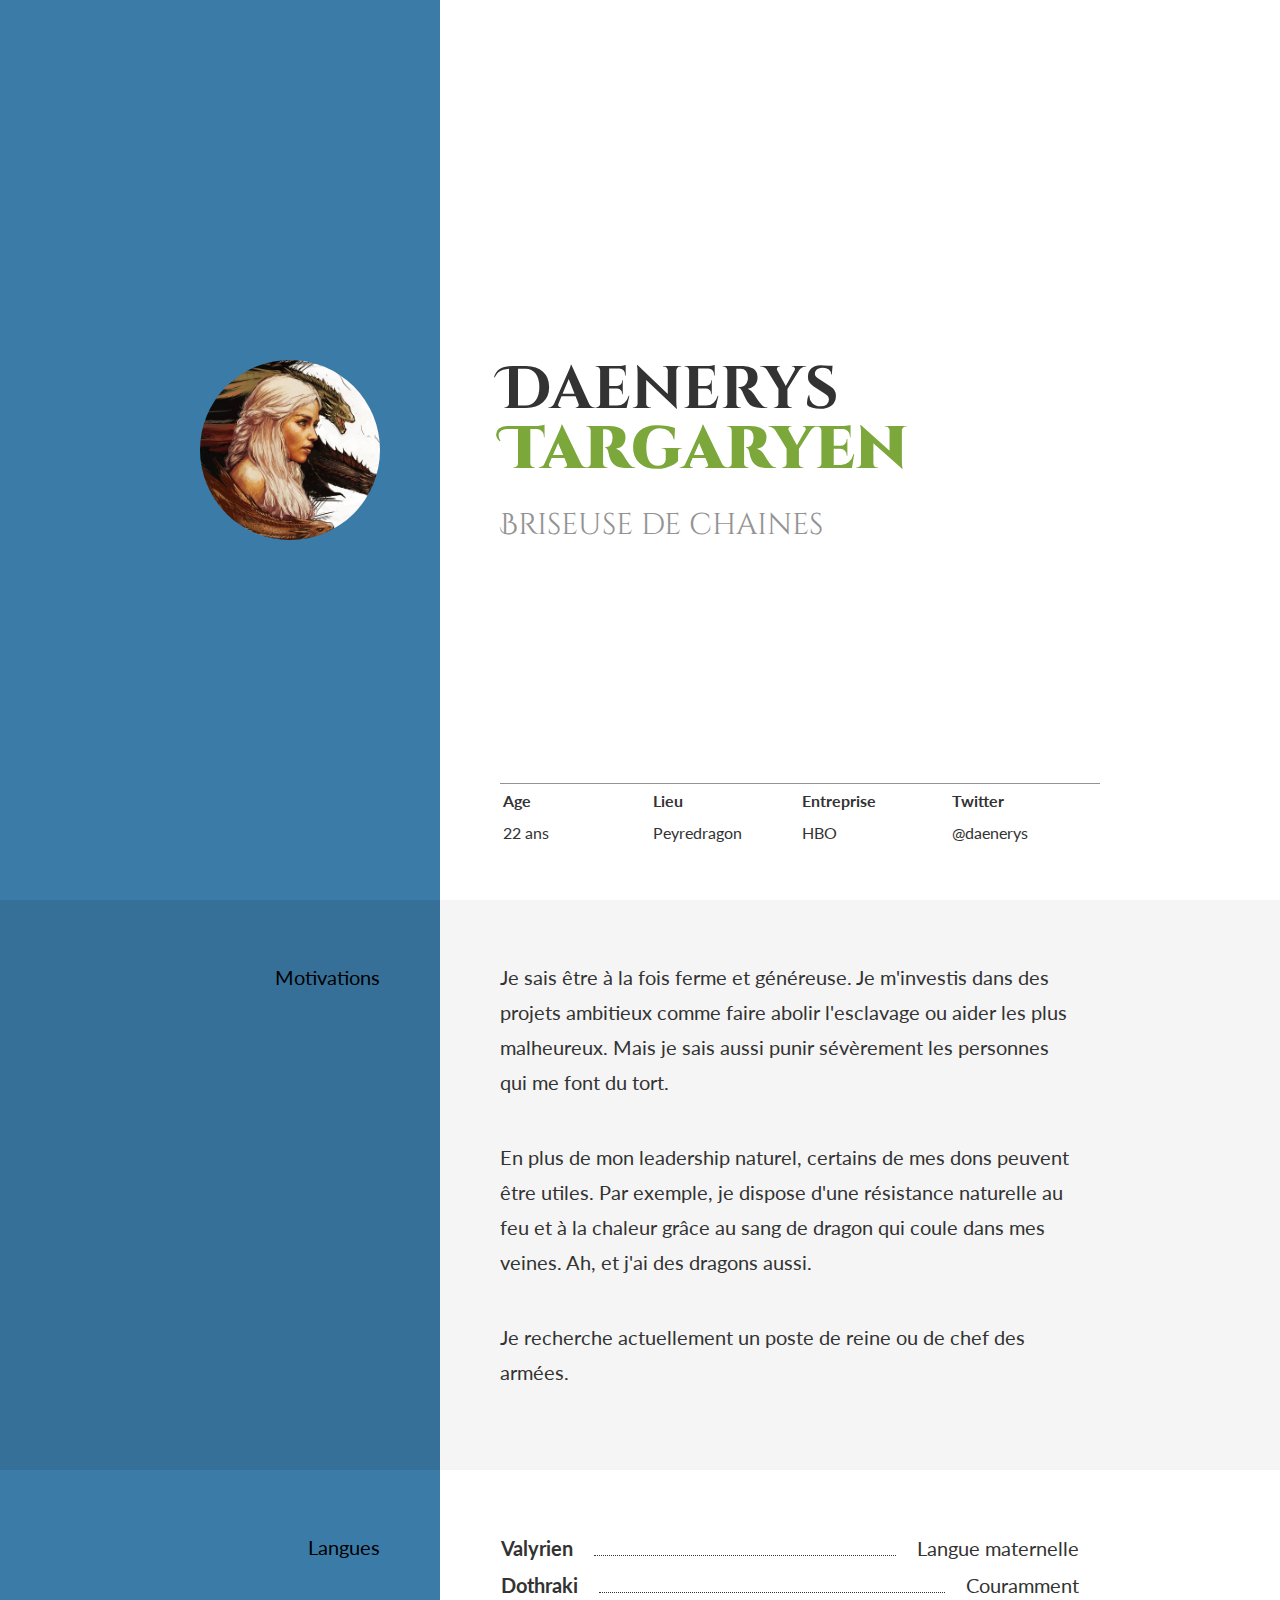
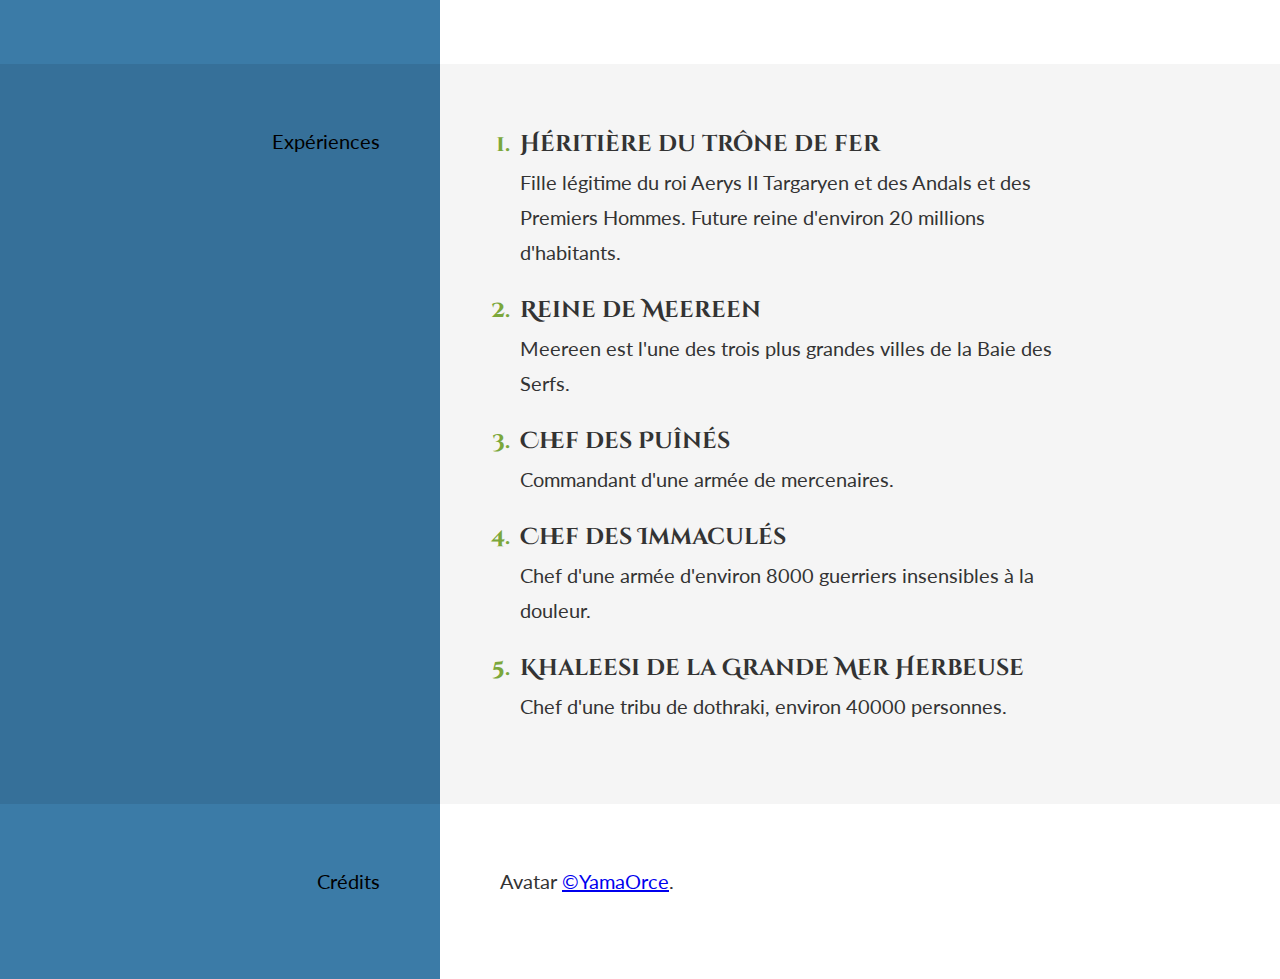
<file: solutions/step5.html>
<!doctype html>
<html lang="fr">
<head>
    <meta charset="utf-8">
    <title>Curriculum Vitae de Daenerys Targaryen</title>
    <meta name="viewport" content="width=device-width, initial-scale=1.0" />
    <link href="./normalize.css" rel="stylesheet" />
    <link href="https://fonts.googleapis.com/css?family=Lato|Cinzel+Decorative:400,700,900" rel="stylesheet">

    <style>
        * {
            box-sizing: border-box;
        }

        html {
            font-size: 20px;
            font-family: Lato, "Helvetica Neue", Helvetica, Arial, sans-serif;
            line-height: 1.75;
            color: #333;
        }

        h2 {
            font-weight: normal;
            font-size: 20px;
            margin: 0;
        }

        h3 {
            font-family: 'Cinzel Decorative', cursive;
            margin: 0;
        }

        p:first-child {
            margin-top: 0;
        }

        .section {
            background: linear-gradient(to right, #3B7BA7 0%, #3B7BA7 50%, white 50%, white);
        }

        .section--odd {
            background: linear-gradient(to right, #367099 0%, #367099 50%, #f5f5f5 50%, #f5f5f5);
        }

        .section--header {
            height: 100vh;
        }

        .container {
            display: flex;

            max-width: 1000px;
            height: 100%;
            margin: auto;
        }

        .aside {
            flex: none;
            display: flex;
            justify-content: flex-end;
            width: 30%;
            padding: 6%;
            background: #3B7BA7;
            color: black;
        }

        .section--header .aside {
            align-items: center;
        }

        .section--odd .aside {
            background: #367099;
        }

        .main {
            position: relative;
            flex: auto;
            display: flex;
            flex-direction: column;
            justify-content: center;
            padding: 6%;

            background: white;
        }

        .section--odd .main {
            background: #f5f5f5;
        }

        @media (max-width: 700px) {
            .container {
                flex-direction: column;

            }

            .aside {
                width: 100%;
                justify-content: center;
            }

            .section--header {
                height: auto;
            }
        }

        /* HEADER */

        .avatar {
            border-radius: 50%;
            width: 100%;
        }

        .name {
            margin: 0;
            font-size: 60px;
            font-family: 'Cinzel Decorative', cursive;
            font-weight: 700;
            line-height: 1;
        }

        .name-lastname {
            font-weight: 900;
            color: #7ba73b;
        }

        .name-title {
            margin-top: 30px;
            font-size: 30px;
            font-weight: normal;
            color: #939393;
        }

        @media (max-width: 700px) {
            .avatar {
                width: 200px;
                height: 200px;
            }

            .name {
                font-size: 8vw;
                text-align: center;
            }
        }

        /* FILE */
        .file {
            position: absolute;
            bottom: 50px;

            width: calc(100% - 100px);
            table-layout: fixed;
            border-top: 1px solid #939393;
            font-size: 16px;
        }

        .file th {
            text-align: left;
        }

        @media (max-width: 700px) {
            .file {
                position: static;
                margin-top: 12%;
                width: 100%;
            }
        }

        @media (max-width: 500px) {
            .file tbody {
                display: flex;
            }
            .file tr {
                flex: auto;
                display: flex;
                flex-direction: column;
            }
        }

        /* LANG */
        .lang,
        .lang tbody,
        .lang td,
        .lang th {
            display: block;
        }

        .lang tr {
            display: flex;
            width: 100%;
            align-items: baseline;
        }

        .lang tr::after {
             content: '';
             display: block;
             flex: auto;
             border-bottom: 1px dotted;
             height: 1px;
             margin: 0 1em;
         }

        .lang td {
            order: 1;
        }

        /* XP */
        .xp-list {
            list-style: none;
            margin: 0 0 0 20px;
            padding: 0;
            counter-reset: xp;
        }

        .xp-list li {
            position: relative;
            counter-increment: xp;
        }

        h3::before {
            content: counter(xp)'.';
            position: absolute;
            right: 100%;
            margin-right: 10px;

            font-weight: bold;
            color: #7ba73b;
        }

        h3 + p {
            margin-top: 0;
        }
    </style>
</head>
<body>
    <div class="section section--header">
        <div class="container">
            <div class="aside">
                <img src="avatar.jpg" class="avatar"/>
            </div>
            <div class="main">
                <h1 class="name">
                    <div class="name-firstname">Daenerys</div>
                    <div class="name-lastname">Targaryen</div>
                    <div class="name-title">Briseuse de chaines</div>
                </h1>
                <table class="file">
                    <tr>
                        <th>Age</th>
                        <th>Lieu</th>
                        <th>Entreprise</th>
                        <th>Twitter</th>
                    </tr>
                    <tr>
                        <td>22 ans</td>
                        <td>Peyredragon</td>
                        <td>HBO</td>
                        <td>@daenerys</td>
                    </tr>
                </table>
            </div>
        </div>
    </div>
    <div class="section section--odd">
        <div class="container">
            <div class="aside">
                <h2>Motivations</h2>
            </div>
            <div class="main">
                <p>
                    Je sais être à la fois ferme et généreuse.
                    Je m'investis dans des projets ambitieux comme faire abolir l'esclavage ou aider les plus malheureux.
                    Mais je sais aussi punir sévèrement les personnes qui me font du tort.
                </p>
                <p>
                    En plus de mon leadership naturel, certains de mes dons peuvent être utiles.
                    Par exemple, je dispose d'une résistance naturelle au feu et à la chaleur grâce au sang de dragon qui coule dans mes veines.
                    Ah, et j'ai des dragons aussi.
                </p>
                <p>Je recherche actuellement un poste de reine ou de chef des armées.</p>
            </div>
        </div>
    </div>
    <div class="section ">
        <div class="container">
            <div class="aside">
                <h2>Langues</h2>
            </div>
            <div class="main">
                <table class="lang">
                    <tr>
                        <th>Valyrien</th>
                        <td>Langue maternelle</td>
                    </tr>
                    <tr>
                        <th>Dothraki</th>
                        <td>Couramment</td>
                    </tr>
                </table>
            </div>
        </div>
    </div>
    <div class="section section--odd">
        <div class="container">
            <div class="aside">
                <h2>Expériences</h2>
            </div>
            <div class="main">
                <ol class="xp-list">
                    <li>
                        <h3>Héritière du trône de fer</h3>
                        <p>
                            Fille légitime du roi Aerys II Targaryen et des Andals et des Premiers Hommes.
                            Future reine d'environ 20 millions d'habitants.
                        </p>
                    </li>
                    <li>
                        <h3>Reine de Meereen</h3>
                        <p>Meereen est l'une des trois plus grandes villes de la Baie des Serfs.</p>
                    </li>
                    <li>
                        <h3>Chef des Puînés</h3>
                        <p>Commandant d'une armée de mercenaires.</p>
                    </li>
                    <li>
                        <h3>Chef des Immaculés</h3>
                        <p>Chef d'une armée d'environ 8000 guerriers insensibles à la douleur.</p>
                    </li>
                    <li>
                        <h3>Khaleesi de la Grande Mer Herbeuse</h3>
                        <p>Chef d'une tribu de dothraki, environ 40000 personnes.</p>
                    </li>
                </ol>
            </div>
        </div>
    </div>
    <div class="section">
        <div class="container">
            <div class="aside">
                <h2>Crédits</h2>
            </div>
            <div class="main">
                <p>Avatar <a href="https://www.deviantart.com/yamaorce/art/Mother-of-Dragons-369124315">©YamaOrce</a>.</p>
            </div>
        </div>
    </div>


</body>
</html>
</file>
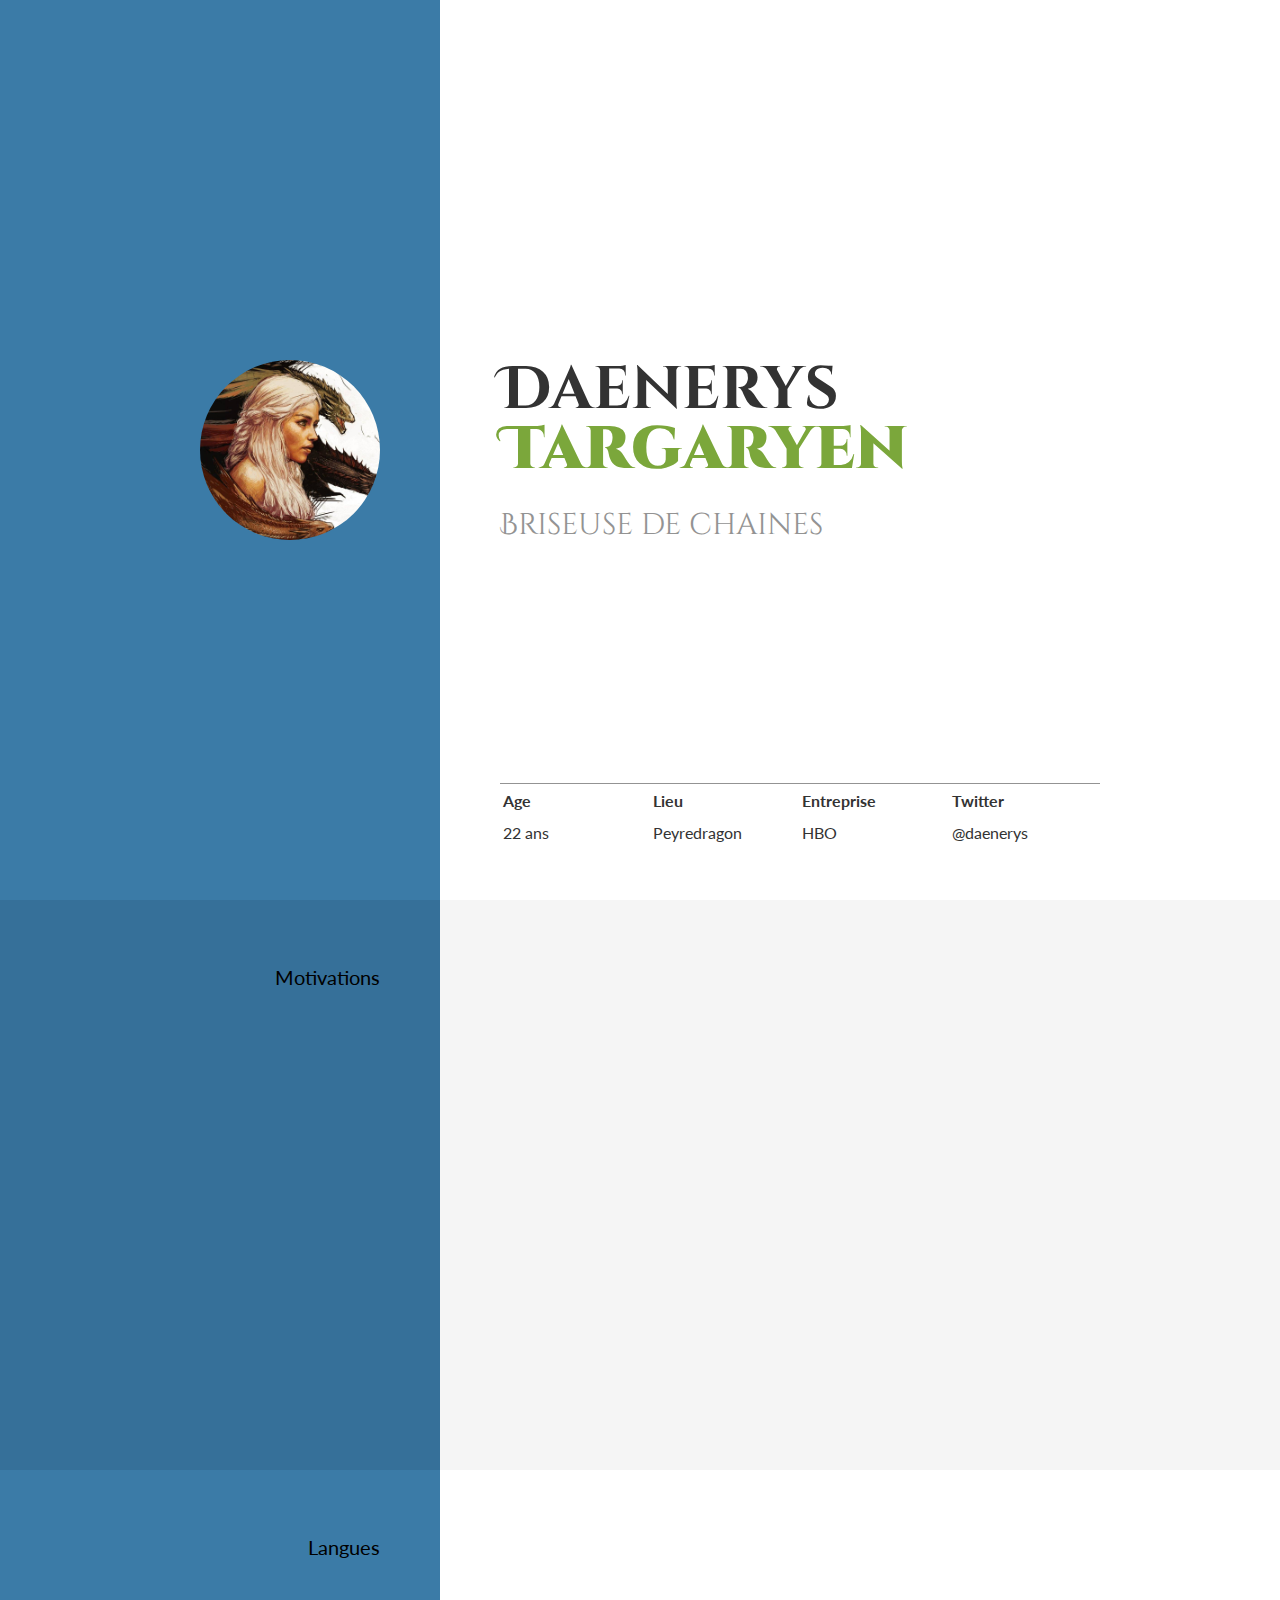
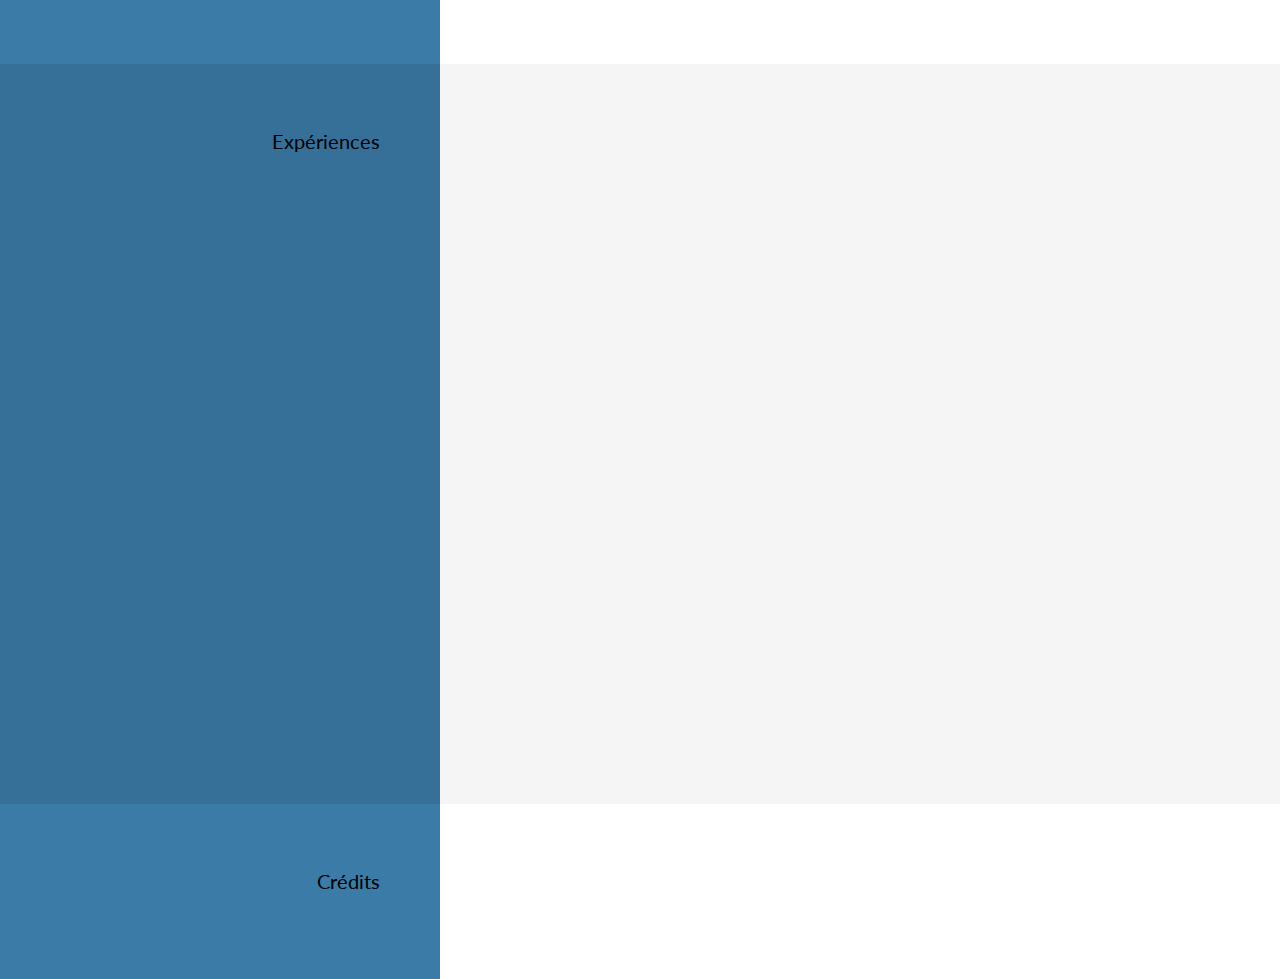
<file: solutions/step6.html>
<!doctype html>
<html lang="fr">
<head>
    <meta charset="utf-8">
    <title>Curriculum Vitae de Daenerys Targaryen</title>
    <meta name="viewport" content="width=device-width, initial-scale=1.0" />

    <link href="./normalize.css" rel="stylesheet" />
    <link href="https://fonts.googleapis.com/css?family=Lato|Cinzel+Decorative:400,700,900" rel="stylesheet">

    <style>
        * {
            box-sizing: border-box;
        }

        html {
            font-size: 20px;
            font-family: Lato, "Helvetica Neue", Helvetica, Arial, sans-serif;
            line-height: 1.75;
            color: #333;
        }

        h2 {
            font-weight: normal;
            font-size: 20px;
            margin: 0;
        }

        h3 {
            font-family: 'Cinzel Decorative', cursive;
            margin: 0;
        }

        p:first-child {
            margin-top: 0;
        }

        .section {
            background: linear-gradient(to right, #3B7BA7 0%, #3B7BA7 50%, white 50%, white);
        }

        .section--odd {
            background: linear-gradient(to right, #367099 0%, #367099 50%, #f5f5f5 50%, #f5f5f5);
        }

        .section--header {
            height: 100vh;
        }

        .container {
            display: flex;

            max-width: 1000px;
            height: 100%;
            margin: auto;
        }

        .aside {
            flex: none;
            display: flex;
            justify-content: flex-end;
            width: 30%;
            padding: 6%;
            background: #3B7BA7;
            color: black;
        }

        .section--header .aside {
            align-items: center;
        }

        .section--odd .aside {
            background: #367099;
        }

        .main {
            position: relative;
            flex: auto;
            display: flex;
            flex-direction: column;
            justify-content: center;
            padding: 6%;

            background: white;
        }

        .section--odd .main {
            background: #f5f5f5;
        }

        @media (max-width: 700px) {
            .container {
                flex-direction: column;

            }

            .aside {
                width: 100%;
                justify-content: center;
            }

            .section--header {
                height: auto;
            }
        }

        /* HEADER */

        .avatar {
            border-radius: 50%;
            width: 100%;
        }

        .name {
            margin: 0;
            font-size: 60px;
            font-family: 'Cinzel Decorative', cursive;
            font-weight: 700;
            line-height: 1;
        }

        .name-lastname {
            font-weight: 900;
            color: #7ba73b;
        }

        .name-title {
            margin-top: 30px;
            font-size: 30px;
            font-weight: normal;
            color: #939393;
        }

        @media (max-width: 700px) {
            .avatar {
                width: 200px;
                height: 200px;
            }

            .name {
                font-size: 8vw;
                text-align: center;
            }
        }

        /* FILE */
        .file {
            position: absolute;
            bottom: 50px;

            width: calc(100% - 100px);
            table-layout: fixed;
            border-top: 1px solid #939393;
            font-size: 16px;
        }

        .file th {
            text-align: left;
        }

        @media (max-width: 700px) {
            .file {
                position: static;
                margin-top: 12%;
                width: 100%;
            }
        }

        @media (max-width: 500px) {
            .file tbody {
                display: flex;
            }
            .file tr {
                flex: auto;
                display: flex;
                flex-direction: column;
            }
        }

        /* LANG */
        .lang,
        .lang tbody,
        .lang td,
        .lang th {
            display: block;
        }

        .lang tr {
            display: flex;
            width: 100%;
            align-items: baseline;
        }

        .lang tr::after {
             content: '';
             display: block;
             flex: auto;
             border-bottom: 1px dotted;
             height: 1px;
             margin: 0 1em;
         }

        .lang td {
            order: 1;
        }

        /* XP */
        .xp-list {
            list-style: none;
            margin: 0 0 0 20px;
            padding: 0;
            counter-reset: xp;
        }

        .xp-list li {
            position: relative;
            counter-increment: xp;
        }

        h3::before {
            content: counter(xp)'.';
            position: absolute;
            right: 100%;
            margin-right: 10px;

            font-weight: bold;
            color: #7ba73b;
        }

        h3 + p {
            margin-top: 0;
        }

        /* ANIMATION */
        .animated {
            transition: all 0.3s;
        }
        .invisible {
            opacity: 0;
            transform: translateY(50px);
        }
    </style>
</head>
<body>
    <div class="section section--header">
        <div class="container">
            <div class="aside">
                <img src="avatar.jpg" class="avatar"/>
            </div>
            <div class="main">
                <h1 class="name">
                    <div class="name-firstname">Daenerys</div>
                    <div class="name-lastname">Targaryen</div>
                    <div class="name-title">Briseuse de chaines</div>
                </h1>
                <table class="file">
                    <tr>
                        <th>Age</th>
                        <th>Lieu</th>
                        <th>Entreprise</th>
                        <th>Twitter</th>
                    </tr>
                    <tr>
                        <td>22 ans</td>
                        <td>Peyredragon</td>
                        <td>HBO</td>
                        <td>@daenerys</td>
                    </tr>
                </table>
            </div>
        </div>
    </div>
    <div class="section section--odd">
        <div class="container">
            <div class="aside">
                <h2>Motivations</h2>
            </div>
            <div class="main" data-animated>
                <p>
                    Je sais être à la fois ferme et généreuse.
                    Je m'investis dans des projets ambitieux comme faire abolir l'esclavage ou aider les plus malheureux.
                    Mais je sais aussi punir sévèrement les personnes qui me font du tort.
                </p>
                <p>
                    En plus de mon leadership naturel, certains de mes dons peuvent être utiles.
                    Par exemple, je dispose d'une résistance naturelle au feu et à la chaleur grâce au sang de dragon qui coule dans mes veines.
                    Ah, et j'ai des dragons aussi.
                </p>
                <p>Je recherche actuellement un poste de reine ou de chef des armées.</p>
            </div>
        </div>
    </div>
    <div class="section ">
        <div class="container">
            <div class="aside">
                <h2>Langues</h2>
            </div>
            <div class="main" data-animated>
                <table class="lang">
                    <tr>
                        <th>Valyrien</th>
                        <td>Langue maternelle</td>
                    </tr>
                    <tr>
                        <th>Dothraki</th>
                        <td>Couramment</td>
                    </tr>
                </table>
            </div>
        </div>
    </div>
    <div class="section section--odd">
        <div class="container">
            <div class="aside">
                <h2>Expériences</h2>
            </div>
            <div class="main">
                <ol class="xp-list" data-animated>
                    <li>
                        <h3>Héritière du trône de fer</h3>
                        <p>
                            Fille légitime du roi Aerys II Targaryen et des Andals et des Premiers Hommes.
                            Future reine d'environ 20 millions d'habitants.
                        </p>
                    </li>
                    <li>
                        <h3>Reine de Meereen</h3>
                        <p>Meereen est l'une des trois plus grandes villes de la Baie des Serfs.</p>
                    </li>
                    <li>
                        <h3>Chef des Puînés</h3>
                        <p>Commandant d'une armée de mercenaires.</p>
                    </li>
                    <li>
                        <h3>Chef des Immaculés</h3>
                        <p>Chef d'une armée d'environ 8000 guerriers insensibles à la douleur.</p>
                    </li>
                    <li>
                        <h3>Khaleesi de la Grande Mer Herbeuse</h3>
                        <p>Chef d'une tribu de dothraki, environ 40000 personnes.</p>
                    </li>
                </ol>
            </div>
        </div>
    </div>
    <div class="section">
        <div class="container">
            <div class="aside">
                <h2>Crédits</h2>
            </div>
            <div class="main" data-animated>
                <p>Avatar <a href="https://www.deviantart.com/yamaorce/art/Mother-of-Dragons-369124315">©YamaOrce</a>.</p>
            </div>
        </div>
    </div>

    <script>
        var animatedList = [];
        Array.from(document.querySelectorAll('[data-animated]')).forEach(function(parent) {
           Array.from(parent.children).forEach(function(child) {
               animatedList.push(child);
               child.classList.add('invisible');
               child.classList.add('animated');
           })
        });

        window.addEventListener('scroll', function () {
            if (window.scrollY > document.body.clientHeight - window.innerHeight - 50) {
                animatedList.forEach(function (animated) {
                    show(animated);
                });
            } else {
                animatedList.forEach(function (animated) {
                    var rect = animated.getBoundingClientRect();
                    if (rect.top < window.innerHeight * 2 / 3) {
                        show(animated);
                    }
                });
            }
        });

        function show(element) {
            element.classList.remove('invisible');
        }
    </script>
</body>
</html>
</file>
<file: workspace/style.css>
* {
	box-sizing: border-box;
}

.containerHeader, .containerLangues{
	background: linear-gradient(90deg, #3B7BA7, #3B7BA7 50%, white 50%, white);
}

.containerMotivations{
	background: linear-gradient(90deg, #367099 , #367099 50%,  #f5f5f5 50%,  #f5f5f5);
}

.header, .motivations, .langues{
	max-width: 1000px;		
	display:flex;
	margin: 0 auto;	
	
}

.header{	
	height:100vh;
}

.aside, .main{
	padding : 50px;
	display : flex;
	flex-direction: column;
	justify-content: center;
}

.header .aside, .langues .aside{
	width:300px;
	background-color: #3B7BA7;
	flex:none;

}

.motivations .aside{
	width:300px;
	background-color: #367099;
	flex:none;
}

.header .aside img{
	border-radius: 50%;
	width: 100%;

}

.motivations .aside, .langues .aside{
	justify-content: flex-start;
	align-items: flex-end;
}

.header .main, .langues .main{	
	flex: auto;
	background-color: white;
	min-height: 100vh;
	color:#333;
	position: relative;
	font-family: Lato, Helvetica, sans-serif;
	line-height: 1.75;
	font-size: 20px;
	
}

.header .main{
	font-family: 'Cinzel Decorative', cursive;
	position: relative;
}

h2{	
	font-family: Lato, Helvetica, sans-serif;
	line-height: 1.75;
}

.motivations .main{	
	flex: auto;
	background-color: white;
	min-height: 100vh;
	color:#333;
	position: relative;
	font-family: Lato, Helvetica, sans-serif;
	line-height: 1.75;
	font-size: 20px;
}


h1{
	font-weight: bold;
	font-size: 60px;
	margin : 0;
	line-height: 1;
}

.nom{
	color: #7ba73b;
	font-weight: bolder;
}

.titre{
	color: #939393;
	font-size: 30px;	
	font-weight: normal;
	margin:0;
}

.cartouche{
	position: absolute;
    bottom: 50px;
	width: calc(100% - 100px);
    table-layout: fixed;
    border-top: 1px solid #939393;
    font-size: 16px;
}

.cartouche th {
    text-align: left;
}
</file>
<file: assets/css/github-markdown.css>
@font-face {
  font-family: octicons-anchor;
  src: url([data-uri]) format('woff');
}

body {
  background-color: white;
  max-width: 790px;
  margin: 0 auto;
  padding: 30px 0;
}

.markdown-body {
  -ms-text-size-adjust: 100%;
  -webkit-text-size-adjust: 100%;
  color: #333;
  overflow: hidden;
  font-family: "Helvetica Neue", Helvetica, "Segoe UI", Arial, freesans, sans-serif;
  font-size: 16px;
  line-height: 1.6;
  word-wrap: break-word;
}

.markdown-body a {
  background: transparent;
}

.markdown-body a:active,
.markdown-body a:hover {
  outline: 0;
}

.markdown-body strong {
  font-weight: bold;
}

.markdown-body h1 {
  font-size: 2em;
  margin: 0.67em 0;
}

.markdown-body img {
  border: 0;
}

.markdown-body hr {
  -moz-box-sizing: content-box;
  box-sizing: content-box;
  height: 0;
}

.markdown-body pre {
  overflow: auto;
}

.markdown-body code,
.markdown-body kbd,
.markdown-body pre {
  font-family: monospace, monospace;
  font-size: 1em;
}

.markdown-body input {
  color: inherit;
  font: inherit;
  margin: 0;
}

.markdown-body html input[disabled] {
  cursor: default;
}

.markdown-body input {
  line-height: normal;
}

.markdown-body input[type="checkbox"] {
  -moz-box-sizing: border-box;
  box-sizing: border-box;
  padding: 0;
}

.markdown-body table {
  border-collapse: collapse;
  border-spacing: 0;
}

.markdown-body td,
.markdown-body th {
  padding: 0;
}

.markdown-body * {
  -moz-box-sizing: border-box;
  box-sizing: border-box;
}

.markdown-body input {
  font: 13px/1.4 Helvetica, arial, freesans, clean, sans-serif, "Segoe UI Emoji", "Segoe UI Symbol";
}

.markdown-body a {
  color: #4183c4;
  text-decoration: none;
}

.markdown-body a:hover,
.markdown-body a:focus,
.markdown-body a:active {
  text-decoration: underline;
}

.markdown-body hr {
  height: 0;
  margin: 15px 0;
  overflow: hidden;
  background: transparent;
  border: 0;
  border-bottom: 1px solid #ddd;
}

.markdown-body hr:before {
  display: table;
  content: "";
}

.markdown-body hr:after {
  display: table;
  clear: both;
  content: "";
}

.markdown-body h1,
.markdown-body h2,
.markdown-body h3,
.markdown-body h4,
.markdown-body h5,
.markdown-body h6 {
  margin-top: 15px;
  margin-bottom: 15px;
  line-height: 1.1;
}

.markdown-body h1 {
  font-size: 30px;
}

.markdown-body h2 {
  font-size: 21px;
}

.markdown-body h3 {
  font-size: 16px;
}

.markdown-body h4 {
  font-size: 14px;
}

.markdown-body h5 {
  font-size: 12px;
}

.markdown-body h6 {
  font-size: 11px;
}

.markdown-body blockquote {
  margin: 0;
}

.markdown-body ul,
.markdown-body ol {
  padding: 0;
  margin-top: 0;
  margin-bottom: 0;
}

.markdown-body ol ol,
.markdown-body ul ol {
  list-style-type: lower-roman;
}

.markdown-body ul ul ol,
.markdown-body ul ol ol,
.markdown-body ol ul ol,
.markdown-body ol ol ol {
  list-style-type: lower-alpha;
}

.markdown-body dd {
  margin-left: 0;
}

.markdown-body code {
  font: 12px Consolas, "Liberation Mono", Menlo, Courier, monospace;
}

.markdown-body pre {
  margin-top: 0;
  margin-bottom: 0;
  font: 12px Consolas, "Liberation Mono", Menlo, Courier, monospace;
}

.markdown-body kbd {
  background-color: #e7e7e7;
  background-image: -webkit-linear-gradient(#fefefe, #e7e7e7);
  background-image: linear-gradient(#fefefe, #e7e7e7);
  background-repeat: repeat-x;
  border-radius: 2px;
  border: 1px solid #cfcfcf;
  color: #000;
  padding: 3px 5px;
  line-height: 10px;
  font: 11px Consolas, "Liberation Mono", Menlo, Courier, monospace;
  display: inline-block;
}

.markdown-body>*:first-child {
  margin-top: 0 !important;
}

.markdown-body>*:last-child {
  margin-bottom: 0 !important;
}

.markdown-body .anchor {
  position: absolute;
  top: 0;
  bottom: 0;
  left: 0;
  display: block;
  padding-right: 6px;
  padding-left: 30px;
  margin-left: -30px;
}

.markdown-body .anchor:focus {
  outline: none;
}

.markdown-body h1,
.markdown-body h2,
.markdown-body h3,
.markdown-body h4,
.markdown-body h5,
.markdown-body h6 {
  position: relative;
  margin-top: 1em;
  margin-bottom: 16px;
  font-weight: bold;
  line-height: 1.4;
}

.markdown-body h1 .octicon-link,
.markdown-body h2 .octicon-link,
.markdown-body h3 .octicon-link,
.markdown-body h4 .octicon-link,
.markdown-body h5 .octicon-link,
.markdown-body h6 .octicon-link {
  display: none;
  color: #000;
  vertical-align: middle;
}

.markdown-body h1:hover .anchor,
.markdown-body h2:hover .anchor,
.markdown-body h3:hover .anchor,
.markdown-body h4:hover .anchor,
.markdown-body h5:hover .anchor,
.markdown-body h6:hover .anchor {
  height: 1em;
  padding-left: 8px;
  margin-left: -30px;
  line-height: 1;
  text-decoration: none;
}

.markdown-body h1:hover .anchor .octicon-link,
.markdown-body h2:hover .anchor .octicon-link,
.markdown-body h3:hover .anchor .octicon-link,
.markdown-body h4:hover .anchor .octicon-link,
.markdown-body h5:hover .anchor .octicon-link,
.markdown-body h6:hover .anchor .octicon-link {
  display: inline-block;
}

.markdown-body h1 {
  padding-bottom: 0.3em;
  font-size: 2.25em;
  line-height: 1.2;
  border-bottom: 1px solid #eee;
}

.markdown-body h2 {
  padding-bottom: 0.3em;
  font-size: 1.75em;
  line-height: 1.225;
  border-bottom: 1px solid #eee;
}

.markdown-body h3 {
  font-size: 1.5em;
  line-height: 1.43;
}

.markdown-body h4 {
  font-size: 1.25em;
}

.markdown-body h5 {
  font-size: 1em;
}

.markdown-body h6 {
  font-size: 1em;
  color: #777;
}

.markdown-body p,
.markdown-body blockquote,
.markdown-body ul,
.markdown-body ol,
.markdown-body dl,
.markdown-body table,
.markdown-body pre {
  margin-top: 0;
  margin-bottom: 16px;
}

.markdown-body hr {
  height: 4px;
  padding: 0;
  margin: 16px 0;
  background-color: #e7e7e7;
  border: 0 none;
}

.markdown-body ul,
.markdown-body ol {
  padding-left: 2em;
}

.markdown-body ul ul,
.markdown-body ul ol,
.markdown-body ol ol,
.markdown-body ol ul {
  margin-top: 0;
  margin-bottom: 0;
}

.markdown-body li>p {
  margin-top: 16px;
}

.markdown-body dl {
  padding: 0;
}

.markdown-body dl dt {
  padding: 0;
  margin-top: 16px;
  font-size: 1em;
  font-style: italic;
  font-weight: bold;
}

.markdown-body dl dd {
  padding: 0 16px;
  margin-bottom: 16px;
}

.markdown-body blockquote {
  padding: 0 15px;
  color: #777;
  border-left: 4px solid #ddd;
}

.markdown-body blockquote>:first-child {
  margin-top: 0;
}

.markdown-body blockquote>:last-child {
  margin-bottom: 0;
}

.markdown-body table {
  display: block;
  width: 100%;
  overflow: auto;
  word-break: normal;
  word-break: keep-all;
}

.markdown-body table th {
  font-weight: bold;
}

.markdown-body table th,
.markdown-body table td {
  padding: 6px 13px;
  border: 1px solid #ddd;
}

.markdown-body table tr {
  background-color: #fff;
  border-top: 1px solid #ccc;
}

.markdown-body table tr:nth-child(2n) {
  background-color: #f8f8f8;
}

.markdown-body img {
  max-width: 100%;
  -moz-box-sizing: border-box;
  box-sizing: border-box;
}

.markdown-body code {
  padding: 0;
  padding-top: 0.2em;
  padding-bottom: 0.2em;
  margin: 0;
  font-size: 85%;
  background-color: rgba(0,0,0,0.04);
  border-radius: 3px;
}

.markdown-body code:before,
.markdown-body code:after {
  letter-spacing: -0.2em;
  content: "\00a0";
}

.markdown-body pre>code {
  padding: 0;
  margin: 0;
  font-size: 100%;
  word-break: normal;
  white-space: pre;
  background: transparent;
  border: 0;
}

.markdown-body .highlight {
  margin-bottom: 16px;
}

.markdown-body .highlight pre,
.markdown-body pre {
  padding: 16px;
  overflow: auto;
  font-size: 85%;
  line-height: 1.45;
  background-color: #f7f7f7;
  border-radius: 3px;
}

.markdown-body .highlight pre {
  margin-bottom: 0;
  word-break: normal;
}

.markdown-body pre {
  word-wrap: normal;
}

.markdown-body pre code {
  display: inline;
  max-width: initial;
  padding: 0;
  margin: 0;
  overflow: initial;
  line-height: inherit;
  word-wrap: normal;
  background-color: transparent;
  border: 0;
}

.markdown-body pre code:before,
.markdown-body pre code:after {
  content: normal;
}

.markdown-body .highlight {
  background: #fff;
}

.markdown-body .highlight .mf,
.markdown-body .highlight .mh,
.markdown-body .highlight .mi,
.markdown-body .highlight .mo,
.markdown-body .highlight .il,
.markdown-body .highlight .m {
  color: #945277;
}

.markdown-body .highlight .s,
.markdown-body .highlight .sb,
.markdown-body .highlight .sc,
.markdown-body .highlight .sd,
.markdown-body .highlight .s2,
.markdown-body .highlight .se,
.markdown-body .highlight .sh,
.markdown-body .highlight .si,
.markdown-body .highlight .sx,
.markdown-body .highlight .s1 {
  color: #df5000;
}

.markdown-body .highlight .kc,
.markdown-body .highlight .kd,
.markdown-body .highlight .kn,
.markdown-body .highlight .kp,
.markdown-body .highlight .kr,
.markdown-body .highlight .kt,
.markdown-body .highlight .k,
.markdown-body .highlight .o {
  font-weight: bold;
}

.markdown-body .highlight .kt {
  color: #458;
}

.markdown-body .highlight .c,
.markdown-body .highlight .cm,
.markdown-body .highlight .c1 {
  color: #998;
  font-style: italic;
}

.markdown-body .highlight .cp,
.markdown-body .highlight .cs {
  color: #999;
  font-weight: bold;
}

.markdown-body .highlight .cs {
  font-style: italic;
}

.markdown-body .highlight .n {
  color: #333;
}

.markdown-body .highlight .na,
.markdown-body .highlight .nv,
.markdown-body .highlight .vc,
.markdown-body .highlight .vg,
.markdown-body .highlight .vi {
  color: #008080;
}

.markdown-body .highlight .nb {
  color: #0086B3;
}

.markdown-body .highlight .nc {
  color: #458;
  font-weight: bold;
}

.markdown-body .highlight .no {
  color: #094e99;
}

.markdown-body .highlight .ni {
  color: #800080;
}

.markdown-body .highlight .ne {
  color: #990000;
  font-weight: bold;
}

.markdown-body .highlight .nf {
  color: #945277;
  font-weight: bold;
}

.markdown-body .highlight .nn {
  color: #555;
}

.markdown-body .highlight .nt {
  color: #000080;
}

.markdown-body .highlight .err {
  color: #a61717;
  background-color: #e3d2d2;
}

.markdown-body .highlight .gd {
  color: #000;
  background-color: #fdd;
}

.markdown-body .highlight .gd .x {
  color: #000;
  background-color: #faa;
}

.markdown-body .highlight .ge {
  font-style: italic;
}

.markdown-body .highlight .gr {
  color: #aa0000;
}

.markdown-body .highlight .gh {
  color: #999;
}

.markdown-body .highlight .gi {
  color: #000;
  background-color: #dfd;
}

.markdown-body .highlight .gi .x {
  color: #000;
  background-color: #afa;
}

.markdown-body .highlight .go {
  color: #888;
}

.markdown-body .highlight .gp {
  color: #555;
}

.markdown-body .highlight .gs {
  font-weight: bold;
}

.markdown-body .highlight .gu {
  color: #800080;
  font-weight: bold;
}

.markdown-body .highlight .gt {
  color: #aa0000;
}

.markdown-body .highlight .ow {
  font-weight: bold;
}

.markdown-body .highlight .w {
  color: #bbb;
}

.markdown-body .highlight .sr {
  color: #017936;
}

.markdown-body .highlight .ss {
  color: #8b467f;
}

.markdown-body .highlight .bp {
  color: #999;
}

.markdown-body .highlight .gc {
  color: #999;
  background-color: #EAF2F5;
}

.markdown-body .octicon {
  font: normal normal 16px octicons-anchor;
  line-height: 1;
  display: inline-block;
  text-decoration: none;
  -webkit-font-smoothing: antialiased;
  -moz-osx-font-smoothing: grayscale;
  -webkit-user-select: none;
  -moz-user-select: none;
  -ms-user-select: none;
  user-select: none;
}

.markdown-body .octicon-link:before {
  content: '\f05c';
}

.markdown-body .task-list-item {
  list-style-type: none;
}

.markdown-body .task-list-item+.task-list-item {
  margin-top: 3px;
}

.markdown-body .task-list-item input {
  float: left;
  margin: 0.3em 0 0.25em -1.6em;
  vertical-align: middle;
}

@media (min-width: 43.75em) {
  body {
    padding: 30px;
  }
}
</file>
<file: assets/css/pilcrow.css>
/* needed because the container has overflow: hidden, but the pilcrows overflow */
.markdown-body {
  padding-left: 30px;
}

.markdown-body h1,
.markdown-body h2,
.markdown-body h3,
.markdown-body h4,
.markdown-body h5,
.markdown-body h6 {
  position: relative;
}

.markdown-body h1:hover .header-link:before,
.markdown-body h2:hover .header-link:before,
.markdown-body h3:hover .header-link:before,
.markdown-body h4:hover .header-link:before,
.markdown-body h5:hover .header-link:before,
.markdown-body h6:hover .header-link:before {
    content: "\00B6";/* pilcrow */
    color: #888;
    font-size: smaller;
}

.markdown-body .header-link {
  -webkit-user-select: none;
  -moz-user-select: none;
  -ms-user-select: none;
  user-select: none;

  position: absolute;
  top: 0;
  left: -0.7em;
  display: block;
  padding-right: 1em;
}

.markdown-body h1:hover .header-link,
.markdown-body h2:hover .header-link,
.markdown-body h3:hover .header-link,
.markdown-body h4:hover .header-link,
.markdown-body h5:hover .header-link,
.markdown-body h6:hover .header-link {
  display: inline-block;
  text-decoration: none;
}
</file>
<file: assets/css/hljs-github.min.css>
/*

github.com style (c) Vasily Polovnyov <vast@whiteants.net>

*/

.hljs {
  display: block;
  overflow-x: auto;
  padding: 0.5em;
  color: #333;
  background: #f8f8f8;
  -webkit-text-size-adjust: none;
}

.hljs-comment,
.diff .hljs-header,
.hljs-javadoc {
  color: #998;
  font-style: italic;
}

.hljs-keyword,
.css .rule .hljs-keyword,
.hljs-winutils,
.nginx .hljs-title,
.hljs-subst,
.hljs-request,
.hljs-status {
  color: #333;
  font-weight: bold;
}

.hljs-number,
.hljs-hexcolor,
.ruby .hljs-constant {
  color: #008080;
}

.hljs-string,
.hljs-tag .hljs-value,
.hljs-phpdoc,
.hljs-dartdoc,
.tex .hljs-formula {
  color: #d14;
}

.hljs-title,
.hljs-id,
.scss .hljs-preprocessor {
  color: #900;
  font-weight: bold;
}

.hljs-list .hljs-keyword,
.hljs-subst {
  font-weight: normal;
}

.hljs-class .hljs-title,
.hljs-type,
.vhdl .hljs-literal,
.tex .hljs-command {
  color: #458;
  font-weight: bold;
}

.hljs-tag,
.hljs-tag .hljs-title,
.hljs-rules .hljs-property,
.django .hljs-tag .hljs-keyword {
  color: #000080;
  font-weight: normal;
}

.hljs-attribute,
.hljs-variable,
.lisp .hljs-body {
  color: #008080;
}

.hljs-regexp {
  color: #009926;
}

.hljs-symbol,
.ruby .hljs-symbol .hljs-string,
.lisp .hljs-keyword,
.clojure .hljs-keyword,
.scheme .hljs-keyword,
.tex .hljs-special,
.hljs-prompt {
  color: #990073;
}

.hljs-built_in {
  color: #0086b3;
}

.hljs-preprocessor,
.hljs-pragma,
.hljs-pi,
.hljs-doctype,
.hljs-shebang,
.hljs-cdata {
  color: #999;
  font-weight: bold;
}

.hljs-deletion {
  background: #fdd;
}

.hljs-addition {
  background: #dfd;
}

.diff .hljs-change {
  background: #0086b3;
}

.hljs-chunk {
  color: #aaa;
}
</file>
